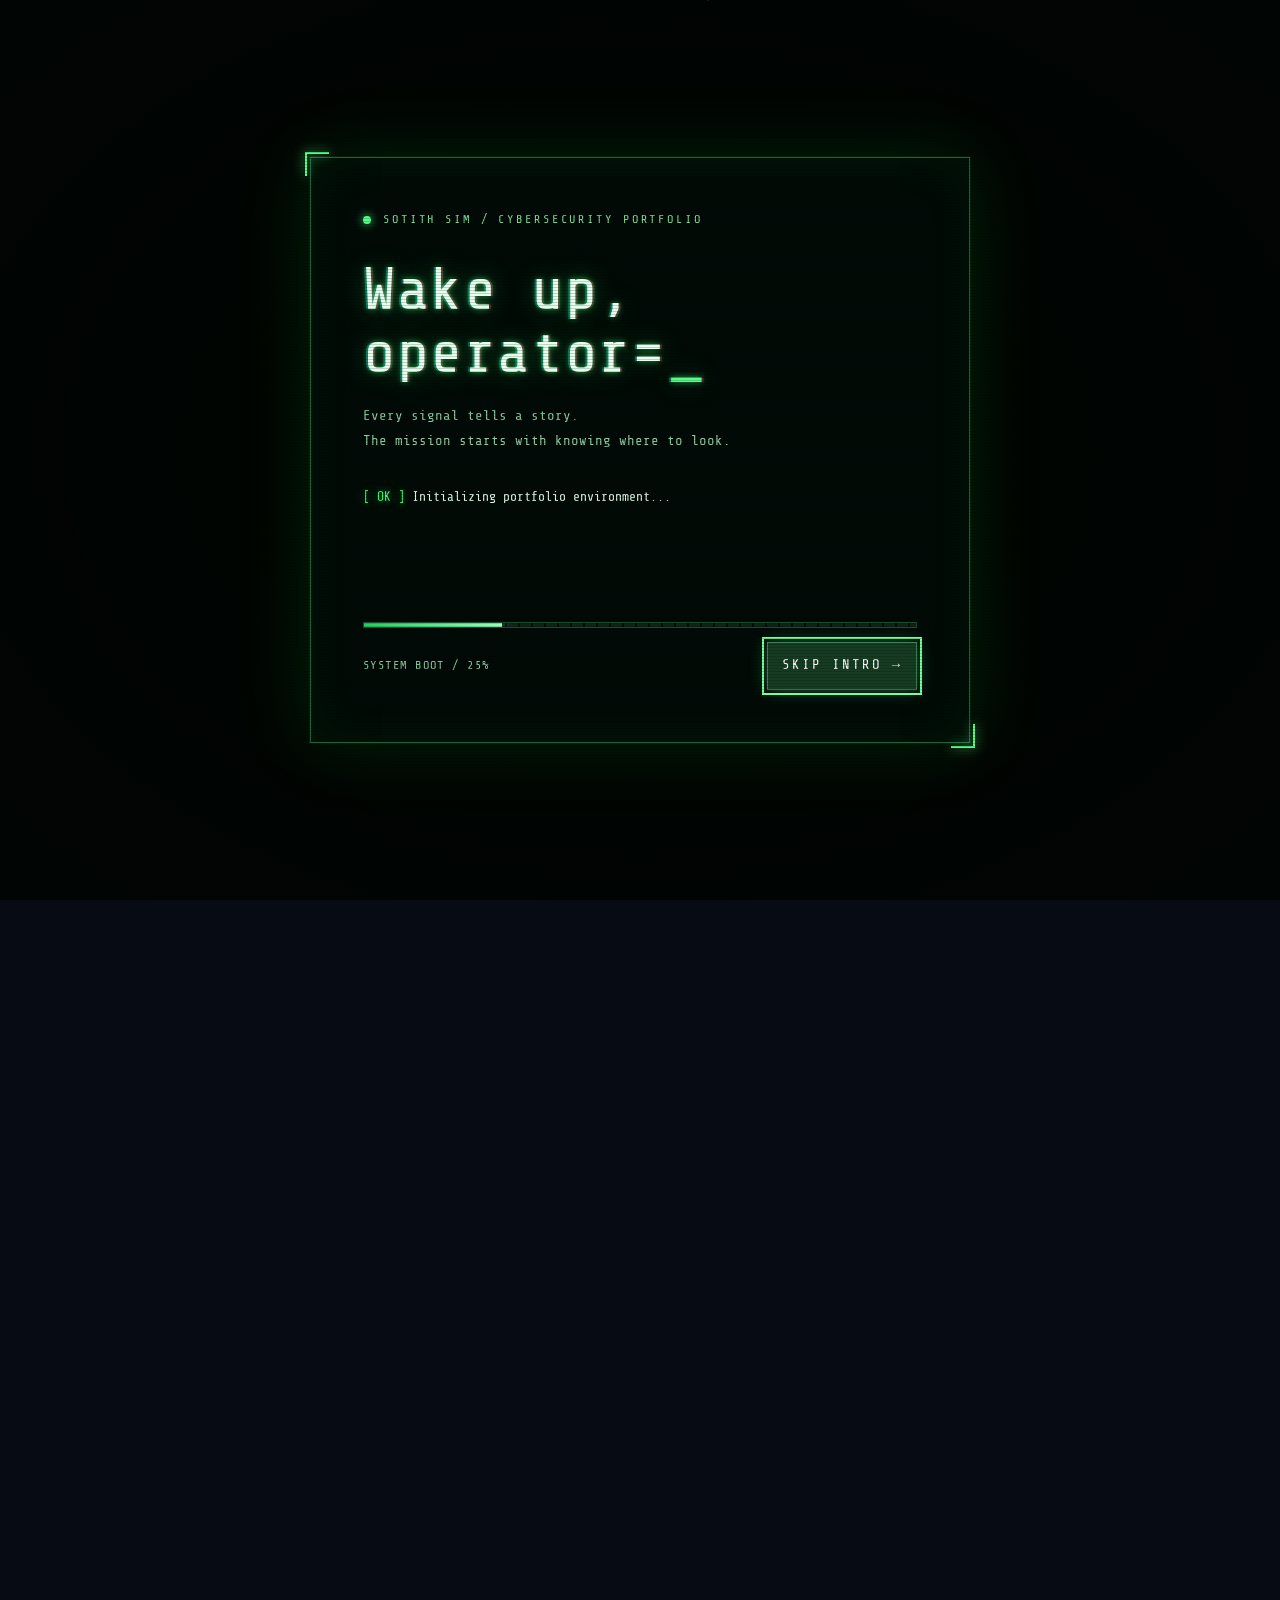
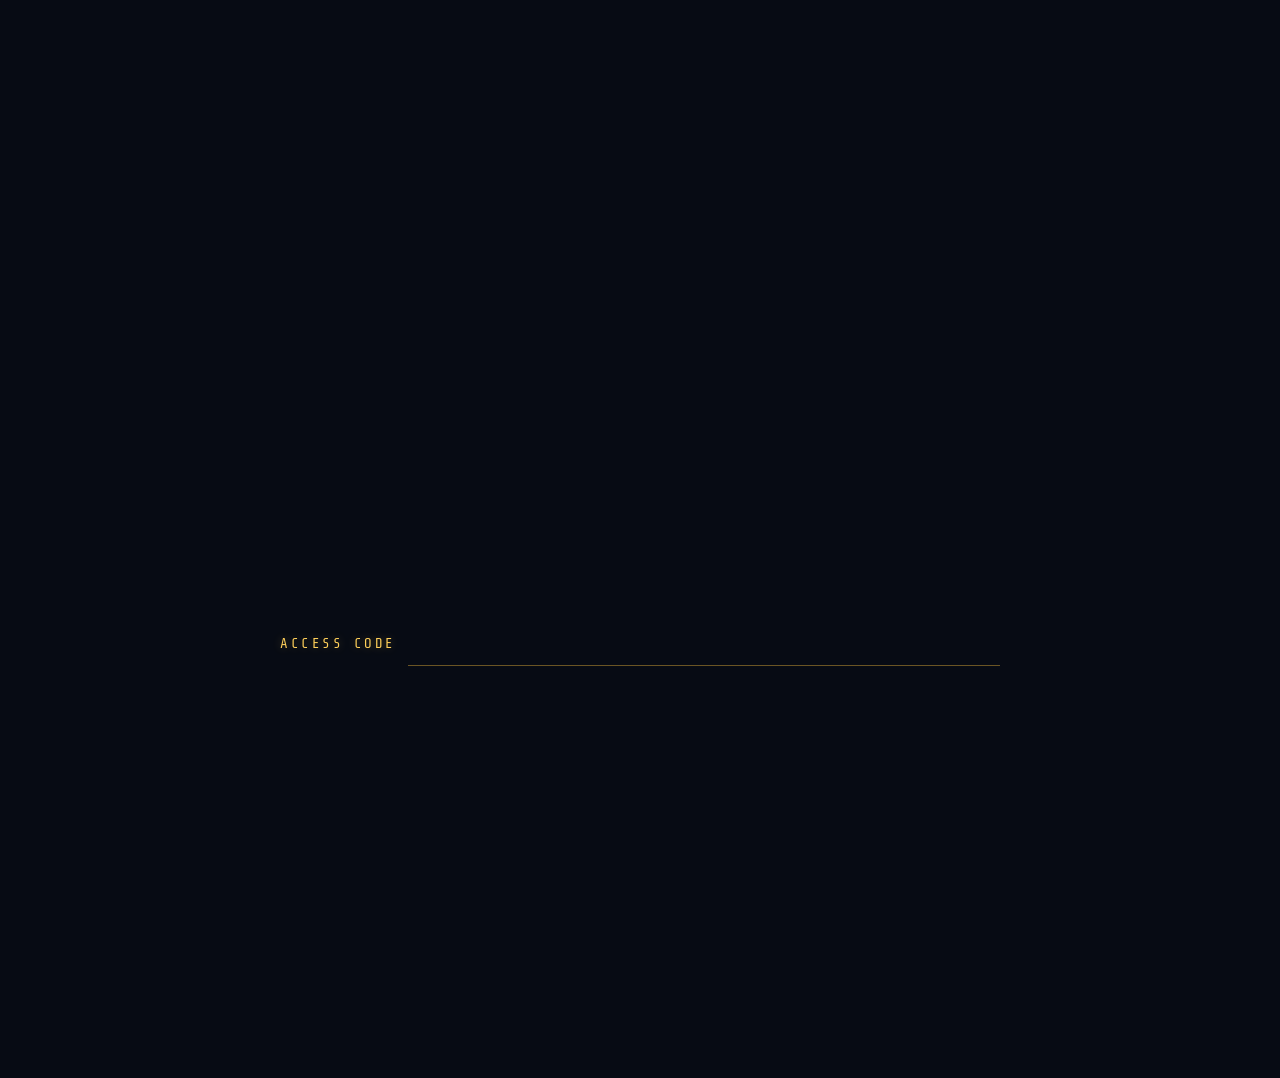
<file: index.html>
<!DOCTYPE html>
<html lang="en">
<head>
  <meta charset="UTF-8" />
  <meta name="viewport" content="width=device-width, initial-scale=1, viewport-fit=cover" />
  <title>Sotith Sim | Cybersecurity Hub</title>
  <link rel="icon" href="data:image/svg+xml,%3Csvg xmlns='http://www.w3.org/2000/svg' viewBox='0 0 32 32'%3E%3Crect width='32' height='32' rx='4' fill='%23020b07'/%3E%3Crect x='1' y='1' width='30' height='30' rx='3' fill='none' stroke='%2339ff88' stroke-width='2'/%3E%3Ctext x='16' y='23' font-family='monospace' font-size='20' font-weight='700' text-anchor='middle' fill='%2339ff88'%3ES%3C/text%3E%3C/svg%3E" />
  <style>.pill-side,.pill-rain{position:fixed;opacity:0;pointer-events:none}</style>
  <link rel="preconnect" href="https://fonts.googleapis.com" />
  <link rel="preconnect" href="https://fonts.gstatic.com" crossorigin />
  <link rel="stylesheet" href="https://fonts.googleapis.com/css2?family=Share+Tech+Mono&display=swap" />
  <link rel="stylesheet" href="style.css" />
  <link rel="stylesheet" href="zen.css" />
  <link rel="stylesheet" href="cyberpunk.css?v=20261027m" />
  <link rel="stylesheet" href="matrix-intro.css?v=20261027m" />
</head>
<body class="hub-body zen">
  <section id="matrix-intro" aria-label="Portfolio startup">
    <canvas id="matrix-rain" aria-hidden="true"></canvas>
    <div class="matrix-shade" aria-hidden="true"></div>
    <div class="matrix-panel">
      <p class="matrix-eyebrow">SOTITH SIM / CYBERSECURITY PORTFOLIO</p>
      <h2>Wake up, operator.</h2>
      <p class="matrix-subtitle">Every signal tells a story.<br>The mission starts with knowing where to look.</p>
      <div id="matrix-log" class="matrix-log" aria-hidden="true"></div>
      <div class="matrix-track" aria-hidden="true"><span id="matrix-progress"></span></div>
      <div class="matrix-bottom"><span id="matrix-status" role="status">SYSTEM BOOT / 0%</span><button id="matrix-skip" class="matrix-skip" type="button">SKIP INTRO &rarr;</button></div>
    </div>
  </section>
  <noscript><style>#matrix-intro{display:none}</style></noscript>

  <canvas id="pill-rain-l" class="pill-rain pill-rain-l" aria-hidden="true"></canvas><canvas id="pill-rain-r" class="pill-rain pill-rain-r" aria-hidden="true"></canvas>
  <a class="pill-side pill-red" href="pentest-dashboard.html" aria-label="RED PILL: Take it and see how deep the rabbit hole goes.">
    <span class="pill-tag">[ OFFENSIVE // PENTEST ]</span>
    <span class="pill-stage">
      <svg class="pill-svg" viewBox="0 0 240 120" width="240" height="120" aria-hidden="true">
        <defs>
          <linearGradient id="prg" x1="0" y1="0" x2="0" y2="1"><stop offset="0" stop-color="#ff3355"/><stop offset=".55" stop-color="#8a0018"/><stop offset="1" stop-color="#05060a"/></linearGradient>
          <linearGradient id="prd" x1="0" y1="0" x2="0" y2="1"><stop offset="0" stop-color="#1c2a22"/><stop offset="1" stop-color="#030806"/></linearGradient>
          <pattern id="prs" width="4" height="4" patternUnits="userSpaceOnUse"><rect width="4" height="1.2" fill="#000" opacity=".35"/></pattern>
          <clipPath id="prc"><rect x="24" y="28" width="192" height="64" rx="32"/></clipPath>
        </defs>
        <g clip-path="url(#prc)">
          <rect x="24" y="28" width="96" height="64" fill="url(#prd)"/>
          <rect x="120" y="28" width="96" height="64" fill="url(#prg)"/>
          <g class="pill-code" font-family="monospace" font-size="9" fill="#33ff88" opacity=".85">
            <text x="30" y="44">01101 ア ネ</text><text x="30" y="58">1 0 ハ 1 0 ス</text><text x="30" y="72">ト 0110 ナ</text><text x="30" y="86">1001 ニ 01</text>
          </g>
          <rect x="24" y="28" width="192" height="64" fill="url(#prs)"/>
          <rect x="34" y="34" width="172" height="8" rx="4" fill="#fff" opacity=".35"/>
          <rect x="118" y="28" width="3" height="64" fill="#000" opacity=".8"/>
          <rect class="pill-scan" x="24" y="28" width="192" height="6" fill="#fff" opacity=".35"/>
        </g>
        <rect x="24" y="28" width="192" height="64" rx="32" fill="none" stroke="#ff2a4d" stroke-width="2.5"/>
        <rect x="24" y="28" width="192" height="64" rx="32" fill="none" stroke="#fff" stroke-opacity=".5" stroke-width=".6"/>
        <path d="M8 16 H28 M8 16 V36 M232 104 H212 M232 104 V84" stroke="#ff2a4d" stroke-width="2" fill="none"/>
      </svg>
    </span>
    <span class="pill-label" data-text="RED PILL">RED PILL</span>
    <span class="pill-sub">Take it and see how deep the rabbit hole goes.</span>
    <span class="pill-quote">&gt; You stay in Wonderland, and I show you how far it goes.<i class="pill-caret">_</i></span>
  </a>
  <a class="pill-side pill-blue" href="soc-dashboard.html" aria-label="BLUE PILL: Take it and stay in the SOC. Protect the system.">
    <span class="pill-tag">[ DEFENSIVE // SOC ]</span>
    <span class="pill-stage">
      <svg class="pill-svg" viewBox="0 0 240 120" width="240" height="120" aria-hidden="true">
        <defs>
          <linearGradient id="pbg" x1="0" y1="0" x2="0" y2="1"><stop offset="0" stop-color="#3fa9ff"/><stop offset=".55" stop-color="#0b2f8c"/><stop offset="1" stop-color="#05060a"/></linearGradient>
          <linearGradient id="pbd" x1="0" y1="0" x2="0" y2="1"><stop offset="0" stop-color="#1c2a22"/><stop offset="1" stop-color="#030806"/></linearGradient>
          <pattern id="pbs" width="4" height="4" patternUnits="userSpaceOnUse"><rect width="4" height="1.2" fill="#000" opacity=".35"/></pattern>
          <clipPath id="pbc"><rect x="24" y="28" width="192" height="64" rx="32"/></clipPath>
        </defs>
        <g clip-path="url(#pbc)">
          <rect x="24" y="28" width="96" height="64" fill="url(#pbd)"/>
          <rect x="120" y="28" width="96" height="64" fill="url(#pbg)"/>
          <g class="pill-code" font-family="monospace" font-size="9" fill="#33ff88" opacity=".85">
            <text x="30" y="44">01101 ア ネ</text><text x="30" y="58">1 0 ハ 1 0 ス</text><text x="30" y="72">ト 0110 ナ</text><text x="30" y="86">1001 ニ 01</text>
          </g>
          <rect x="24" y="28" width="192" height="64" fill="url(#pbs)"/>
          <rect x="34" y="34" width="172" height="8" rx="4" fill="#fff" opacity=".35"/>
          <rect x="118" y="28" width="3" height="64" fill="#000" opacity=".8"/>
          <rect class="pill-scan" x="24" y="28" width="192" height="6" fill="#fff" opacity=".35"/>
        </g>
        <rect x="24" y="28" width="192" height="64" rx="32" fill="none" stroke="#2ea0ff" stroke-width="2.5"/>
        <rect x="24" y="28" width="192" height="64" rx="32" fill="none" stroke="#fff" stroke-opacity=".5" stroke-width=".6"/>
        <path d="M8 16 H28 M8 16 V36 M232 104 H212 M232 104 V84" stroke="#2ea0ff" stroke-width="2" fill="none"/>
      </svg>
    </span>
    <span class="pill-label" data-text="BLUE PILL">BLUE PILL</span>
    <span class="pill-sub">Take it and stay in the SOC. Protect the system.</span>
    <span class="pill-quote">&gt; The story ends. You wake up and defend the network.<i class="pill-caret">_</i></span>
  </a>
  <script src="pills.js?v=20261027m" defer></script>

  <main class="hub-main">

    <figure class="night-banner" aria-label="Illustration: an analyst working late at a rainy neon window">
      <img src="night-shift.svg" alt="Cyberpunk illustration of a SOC analyst seen from behind, working at holographic monitors with threat alerts, a world map and a terminal, with a neon city outside the window" width="1280" height="720" decoding="async" fetchpriority="high" />
      <figcaption><span>NIGHT SHIFT</span> / SOC ANALYST ONLINE</figcaption>
    </figure>

    <div class="hub-header">
      <div class="logo">CYBERSEC</div>
      <h1 class="hub-title">SELECT DASHBOARD</h1>
      <p class="hub-tagline"><b>Sotith Sim</b><span class="sep">/</span>SOC Analyst<span class="sep">/</span>Army Veteran<span class="sep">/</span>Cybersecurity</p>
    </div>

    <section class="pill-choose" aria-label="Choose your pill">
      <p class="pill-choose-title">CHOOSE YOUR PILL</p>
      <div class="pill-choose-grid">
        <a class="pill-card pill-card-red" href="pentest-dashboard.html" aria-label="Red pill, offensive: open the pentest dashboard">
          <span class="pc-tag">[ OFFENSIVE ]</span>
          <span class="pc-capsule" aria-hidden="true"><i class="pc-dark">01ア10</i><i class="pc-lit"></i></span>
          <span class="pc-label">RED PILL</span>
          <span class="pc-sub">Pentest dashboard</span>
        </a>
        <a class="pill-card pill-card-blue" href="soc-dashboard.html" aria-label="Blue pill, defensive: open the SOC dashboard">
          <span class="pc-tag">[ DEFENSIVE ]</span>
          <span class="pc-capsule" aria-hidden="true"><i class="pc-dark">10ネ01</i><i class="pc-lit"></i></span>
          <span class="pc-label">BLUE PILL</span>
          <span class="pc-sub">SOC dashboard</span>
        </a>
      </div>
    </section>

    <div class="hub-terminal">
      <div class="terminal-header">
        <span class="terminal-title">BOOT SEQUENCE</span>
        <span class="terminal-dot red"></span>
        <span class="terminal-dot yellow"></span>
        <span class="terminal-dot green"></span>
      </div>
      <div class="terminal-body">
        <div id="terminal-output" role="log" aria-label="Hub terminal output" aria-live="off"></div>
        <form id="hub-prompt" class="hub-prompt" hidden>
          <label for="hub-command">sotith@hub:~$</label>
          <input id="hub-command" name="command" autocomplete="off" spellcheck="false" aria-label="Hub command" placeholder="Try soc, pentest, iam, compliance, or help" autocapitalize="off" />
        </form>
        <span class="terminal-cursor" id="boot-cursor">█</span>
      </div>
    </div>

    <div class="hub-grid" id="hub-grid"></div>

    <section class="iam-section" id="iam">
      <h2 class="section-title">IAM TOOLS</h2>
      <div class="hub-grid" id="iam-grid"></div>
    </section>

    <section class="iam-section" id="reg-support">
      <h2 class="section-title">ASSOCIATE: REGULATORY SUPPORT</h2>
      <div id="reg-lock"><form id="reg-form" class="hub-prompt reg-lock">
        <label for="reg-code">ACCESS CODE</label>
        <input id="reg-code" type="password" autocomplete="off" spellcheck="false" aria-label="Access code" />
        <span id="reg-msg" class="reg-msg" role="alert"></span>
      </form></div>
      <div id="reg-content" hidden>
        <div class="hub-grid" id="reg-grid"></div>
      </div>
    </section>

    <section class="iam-section" id="compliance">
      <h2 class="section-title">COMPLIANCE</h2>
      <div class="hub-grid" id="compliance-grid"></div>
    </section>

    <div class="hub-footer">
      <a href="https://github.com/sotithsim4-art" target="_blank">GitHub</a>
      <a href="https://tryhackme.com/p/sotithsim4" target="_blank">TryHackMe</a>
    </div>

  </main>

  <script src="theme.js?v=20261027m"></script>
  <script src="matrix-intro.js?v=20261027m"></script>
  <script src="dashboards.js?v=20261027m"></script>
  <script>
    renderHub();
    renderIam();
    initRegSupport();
    renderCompliance();

    const lines = bootSequenceLines();
    const output = document.getElementById("terminal-output");
    let lineIndex = 0;
    let charIndex = 0;
    let completedHTML = "";

    function type() {
      if (lineIndex >= lines.length) {
        startShell();
        return;
      }
      const line = lines[lineIndex];
      if (charIndex < line.length) {
        charIndex++;
        output.innerHTML = completedHTML + line.substring(0, charIndex);
        setTimeout(type, 12);
      } else {
        completedHTML += line + "<br/>";
        output.innerHTML = completedHTML;
        charIndex = 0;
        lineIndex++;
        setTimeout(type, 400);
      }
    }

    function appendLine(text, className) {
      const row = document.createElement("div");
      row.className = className;
      row.textContent = text;
      output.appendChild(row);
    }

    function startShell() {
      const form = document.getElementById("hub-prompt");
      const input = document.getElementById("hub-command");
      const title = document.querySelector(".hub-terminal .terminal-title");
      const history = [];
      let historyIndex = 0;

      document.getElementById("boot-cursor").hidden = true;
      form.hidden = false;
      title.textContent = "HUB SHELL";
      input.focus({ preventScroll: true });

      input.addEventListener("keydown", (event) => {
        if (event.key !== "ArrowUp" && event.key !== "ArrowDown") return;
        event.preventDefault();
        if (event.key === "ArrowUp" && historyIndex > 0) {
          historyIndex -= 1;
          input.value = history[historyIndex];
        }
        if (event.key === "ArrowDown") {
          if (historyIndex < history.length - 1) {
            historyIndex += 1;
            input.value = history[historyIndex];
          } else {
            historyIndex = history.length;
            input.value = "";
          }
        }
      });

      form.addEventListener("submit", (event) => {
        event.preventDefault();
        const raw = input.value;
        input.value = "";
        const result = runHubCommand(raw);
        if (result.clear) {
          output.innerHTML = "";
          completedHTML = "";
          return;
        }
        if (raw.trim() === "") return;
        history.push(raw);
        historyIndex = history.length;
        appendLine("sotith@hub:~$ " + raw.trim(), "terminal-line-cmd");
        result.lines.forEach((line) => appendLine(line, "terminal-line-out"));
        if (result.navigate) {
          window.setTimeout(() => {
            window.location.href = result.navigate;
          }, 280);
        }
        if (result.anchor) {
          document.getElementById(result.anchor).scrollIntoView({ behavior: "smooth" });
        }
      });
    }

    window.addEventListener("matrix:ready", () => setTimeout(type, 300), { once: true });
  </script>

</body>
</html>
</file>
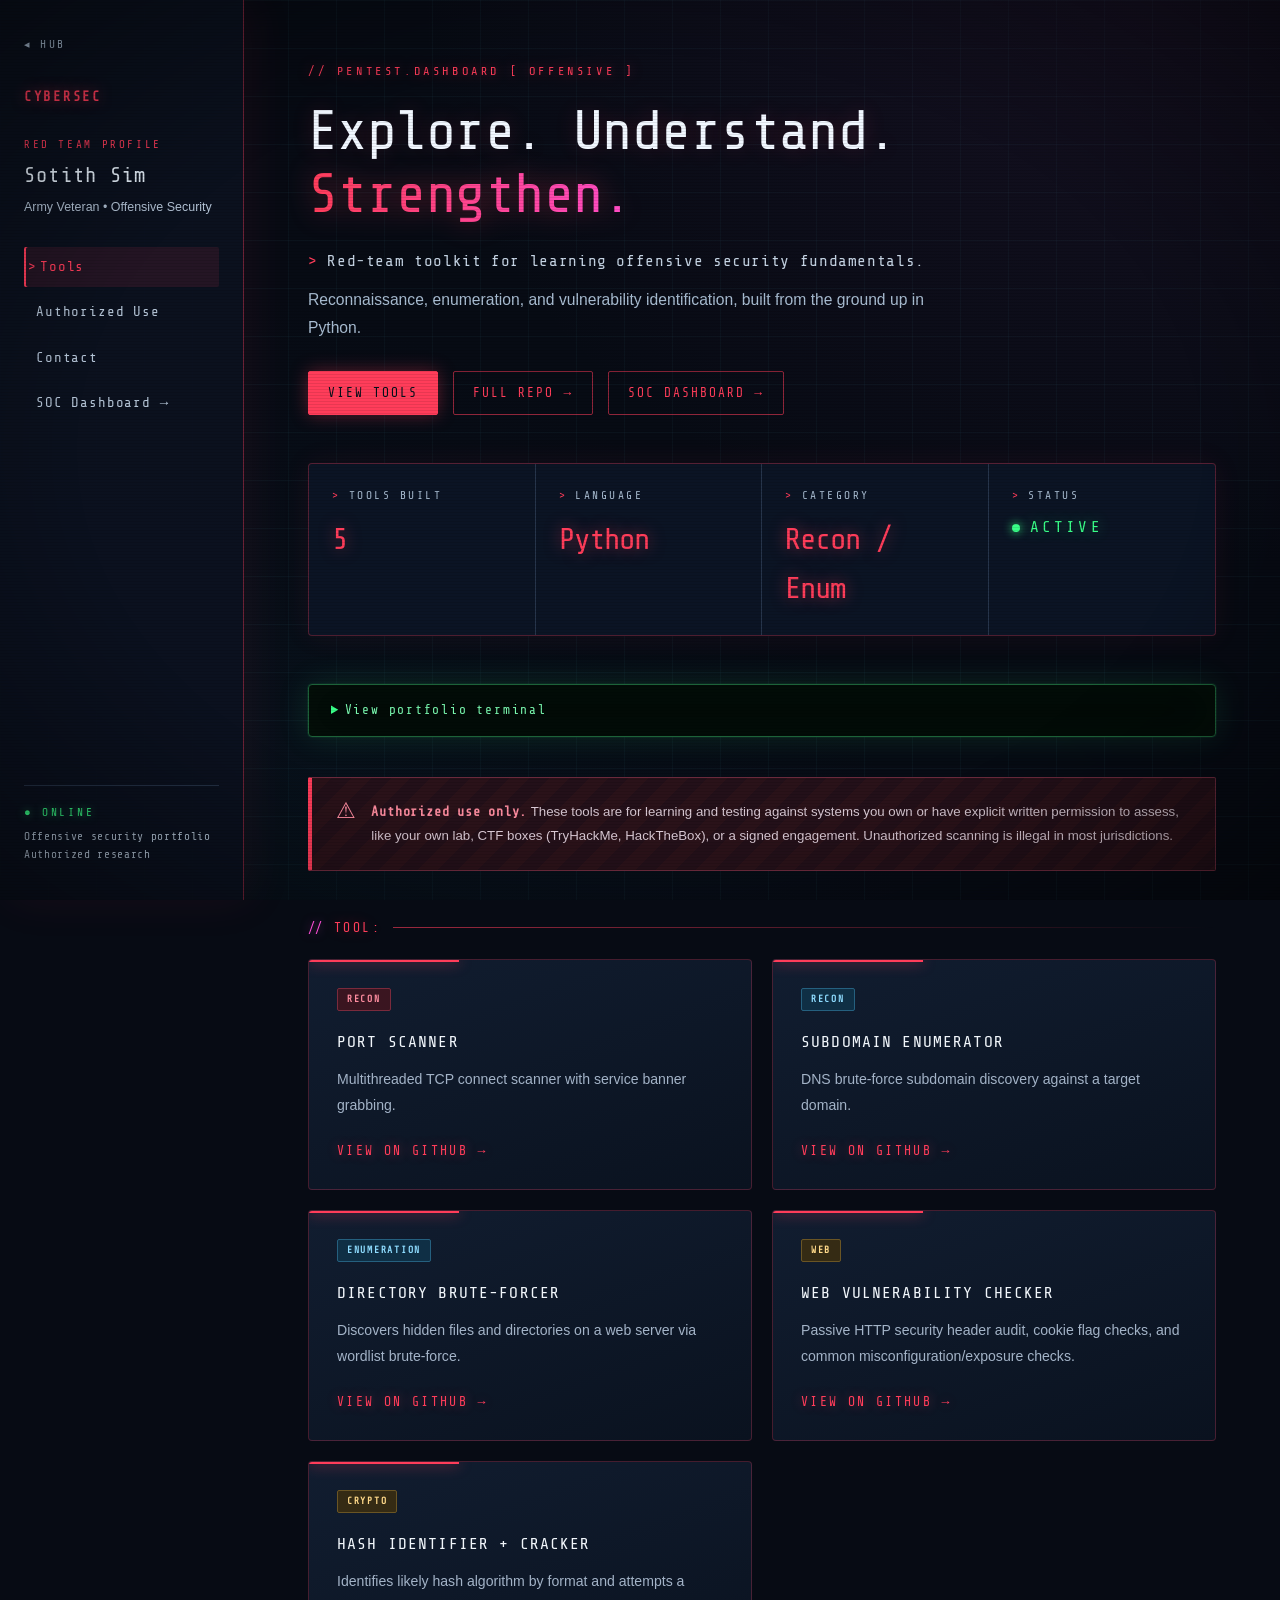
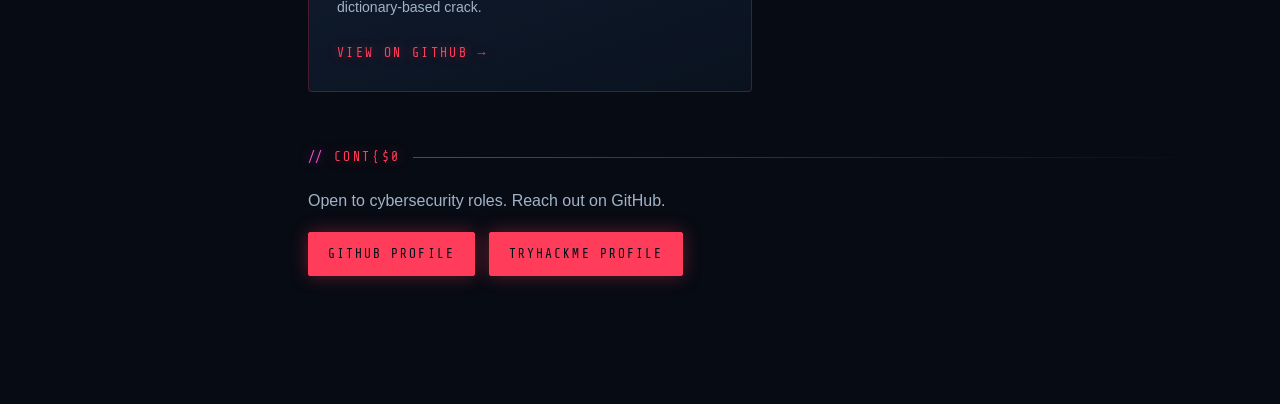
<file: pentest-dashboard.html>
<!DOCTYPE html>
<html lang="en">
<head>
  <meta charset="UTF-8" />
  <meta name="viewport" content="width=device-width, initial-scale=1, viewport-fit=cover" />
  <title>Pentest Dashboard | Sotith Sim</title>
  <link rel="icon" href="data:image/svg+xml,%3Csvg xmlns='http://www.w3.org/2000/svg' viewBox='0 0 32 32'%3E%3Crect width='32' height='32' rx='4' fill='%23020b07'/%3E%3Crect x='1' y='1' width='30' height='30' rx='3' fill='none' stroke='%2339ff88' stroke-width='2'/%3E%3Ctext x='16' y='23' font-family='monospace' font-size='20' font-weight='700' text-anchor='middle' fill='%2339ff88'%3ES%3C/text%3E%3C/svg%3E" />
  <link rel="preconnect" href="https://fonts.googleapis.com" />
  <link rel="preconnect" href="https://fonts.gstatic.com" crossorigin />
  <link rel="stylesheet" href="https://fonts.googleapis.com/css2?family=Share+Tech+Mono&display=swap" />
  <link rel="stylesheet" href="style.css" />
  <link rel="stylesheet" href="zen.css" />
  <link rel="stylesheet" href="cyberpunk.css?v=20261027m" />
</head>
<body class="zen theme-pen">

  <aside class="sidebar">
    <a href="index.html" class="hub-link">◂ HUB</a>
    <div class="logo">CYBERSEC</div>
    <div class="profile-card">
      <div class="profile-label">RED TEAM PROFILE</div>
      <div class="profile-name">Sotith Sim</div>
      <div class="profile-tags">Army Veteran • Offensive Security</div>
    </div>
    <nav>
      <a href="#tools">Tools</a>
      <a href="#ethics">Authorized Use</a>
      <a href="#contact">Contact</a>
      <a href="soc-dashboard.html">SOC Dashboard →</a>
    </nav>
    <div class="system-status critical">
      Offensive security portfolio<br/>Authorized research
    </div>
  </aside>

  <main class="main">

    <header class="hero">
      <h1>Explore. Understand.<br/><span>Strengthen.</span></h1>
      <p class="tagline">Red-team toolkit for learning offensive security fundamentals.</p>
      <p class="bio">Reconnaissance, enumeration, and vulnerability identification, built from the ground up in Python.</p>
      <a href="#tools" class="btn">View Tools</a>
      <a href="https://github.com/sotithsim4-art/pentest-toolkit" target="_blank" rel="noopener" class="btn btn-outline">Full Repo →</a>
      <a href="soc-dashboard.html" class="btn btn-outline">SOC Dashboard →</a>
    </header>

    <section class="stats">
      <div class="stat-card">
        <div class="stat-label">Tools Built</div>
        <div class="stat-value">5</div>
      </div>
      <div class="stat-card">
        <div class="stat-label">Language</div>
        <div class="stat-value">Python</div>
      </div>
      <div class="stat-card">
        <div class="stat-label">Category</div>
        <div class="stat-value">Recon / Enum</div>
      </div>
      <div class="stat-card">
        <div class="stat-label">Status</div>
        <div class="stat-value green">ACTIVE</div>
      </div>
    </section>

    <details class="terminal-section terminal-details">
      <summary>View portfolio terminal</summary>
      <div class="terminal-header">
        <span class="terminal-title">RED TEAM TERMINAL</span>
        <span class="terminal-dot red"></span>
        <span class="terminal-dot yellow"></span>
        <span class="terminal-dot green"></span>
      </div>
      <div class="terminal-body">
        <div id="terminal-output"></div>
        <span class="terminal-cursor">█</span>
      </div>
    </details>

    <section id="ethics" class="ethics-banner">
      <div class="ethics-icon">⚠</div>
      <div>
        <strong>Authorized use only.</strong> These tools are for learning and testing against systems you own or
        have explicit written permission to assess, like your own lab, CTF boxes (TryHackMe, HackTheBox), or a signed
        engagement. Unauthorized scanning is illegal in most jurisdictions.
      </div>
    </section>

    <section id="tools" class="section">
      <h2 class="section-title">TOOLS</h2>
      <div class="projects-grid">

        <div class="project-card">
          <div class="project-tag critical">RECON</div>
          <h3>Port Scanner</h3>
          <p>Multithreaded TCP connect scanner with service banner grabbing.</p>
          <a href="https://github.com/sotithsim4-art/pentest-toolkit/blob/master/tools/port_scanner.py" target="_blank" rel="noopener" class="project-link">View on GitHub →</a>
        </div>

        <div class="project-card">
          <div class="project-tag high">RECON</div>
          <h3>Subdomain Enumerator</h3>
          <p>DNS brute-force subdomain discovery against a target domain.</p>
          <a href="https://github.com/sotithsim4-art/pentest-toolkit/blob/master/tools/subdomain_enum.py" target="_blank" rel="noopener" class="project-link">View on GitHub →</a>
        </div>

        <div class="project-card">
          <div class="project-tag high">ENUMERATION</div>
          <h3>Directory Brute-forcer</h3>
          <p>Discovers hidden files and directories on a web server via wordlist brute-force.</p>
          <a href="https://github.com/sotithsim4-art/pentest-toolkit/blob/master/tools/dir_bruteforce.py" target="_blank" rel="noopener" class="project-link">View on GitHub →</a>
        </div>

        <div class="project-card">
          <div class="project-tag medium">WEB</div>
          <h3>Web Vulnerability Checker</h3>
          <p>Passive HTTP security header audit, cookie flag checks, and common misconfiguration/exposure checks.</p>
          <a href="https://github.com/sotithsim4-art/pentest-toolkit/blob/master/tools/web_vuln_checker.py" target="_blank" rel="noopener" class="project-link">View on GitHub →</a>
        </div>

        <div class="project-card">
          <div class="project-tag medium">CRYPTO</div>
          <h3>Hash Identifier + Cracker</h3>
          <p>Identifies likely hash algorithm by format and attempts a dictionary-based crack.</p>
          <a href="https://github.com/sotithsim4-art/pentest-toolkit/blob/master/tools/hash_id_crack.py" target="_blank" rel="noopener" class="project-link">View on GitHub →</a>
        </div>

      </div>
    </section>

    <section id="contact" class="section">
      <h2 class="section-title">CONTACT</h2>
      <p style="color: var(--text-dim);">Open to cybersecurity roles. Reach out on GitHub.</p>
      <a href="https://github.com/sotithsim4-art" target="_blank" rel="noopener" class="btn">GitHub Profile</a>
      <a href="https://tryhackme.com/p/sotithsim4" target="_blank" rel="noopener" class="btn">TryHackMe Profile</a>
    </section>

  </main>

  <script>
    const lines = [
      "sotith@redteam:~$ whoami",
      "sotith-sim -- Offensive Security | Army Veteran",
      "sotith@redteam:~$ ls tools/",
      "port_scanner.py  subdomain_enum.py  dir_bruteforce.py  web_vuln_checker.py  hash_id_crack.py",
      "sotith@redteam:~$ python3 port_scanner.py -t scanme.nmap.org -p 1-1024",
      "Scanning scanme.nmap.org...",
      "22/tcp   open   ssh",
      "80/tcp   open   http",
      "sotith@redteam:~$ status",
      "Authorized targets only. Ready to engage.",
    ];

    const output = document.getElementById("terminal-output");
    let lineIndex = 0;
    let charIndex = 0;
    let completedHTML = "";

    function type() {
      if (lineIndex >= lines.length) return;
      const line = lines[lineIndex];
      if (charIndex < line.length) {
        charIndex++;
        output.innerHTML = completedHTML + line.substring(0, charIndex);
        setTimeout(type, 35);
      } else {
        completedHTML += line + "<br/>";
        output.innerHTML = completedHTML;
        charIndex = 0;
        lineIndex++;
        setTimeout(type, 500);
      }
    }

    setTimeout(type, 800);
  </script>

  <script src="theme.js?v=20261027m"></script>
</body>
</html>
</file>
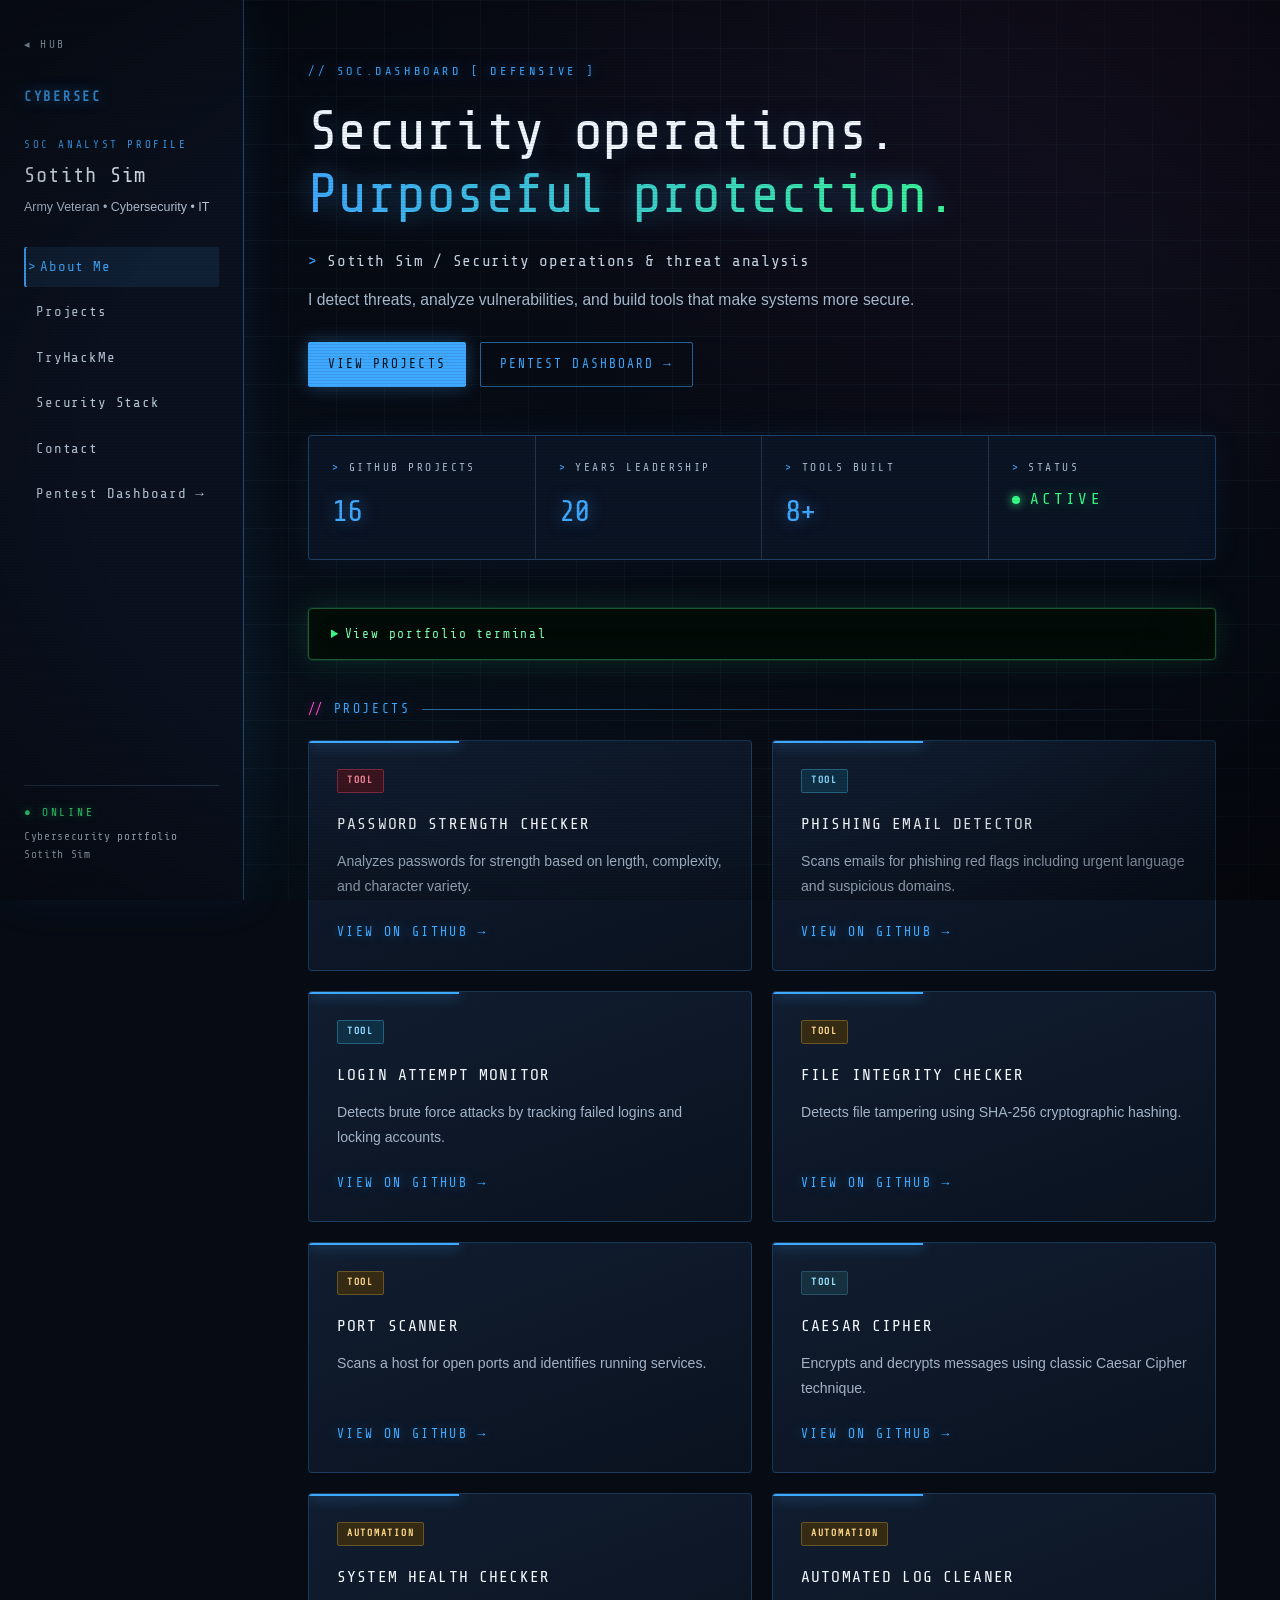
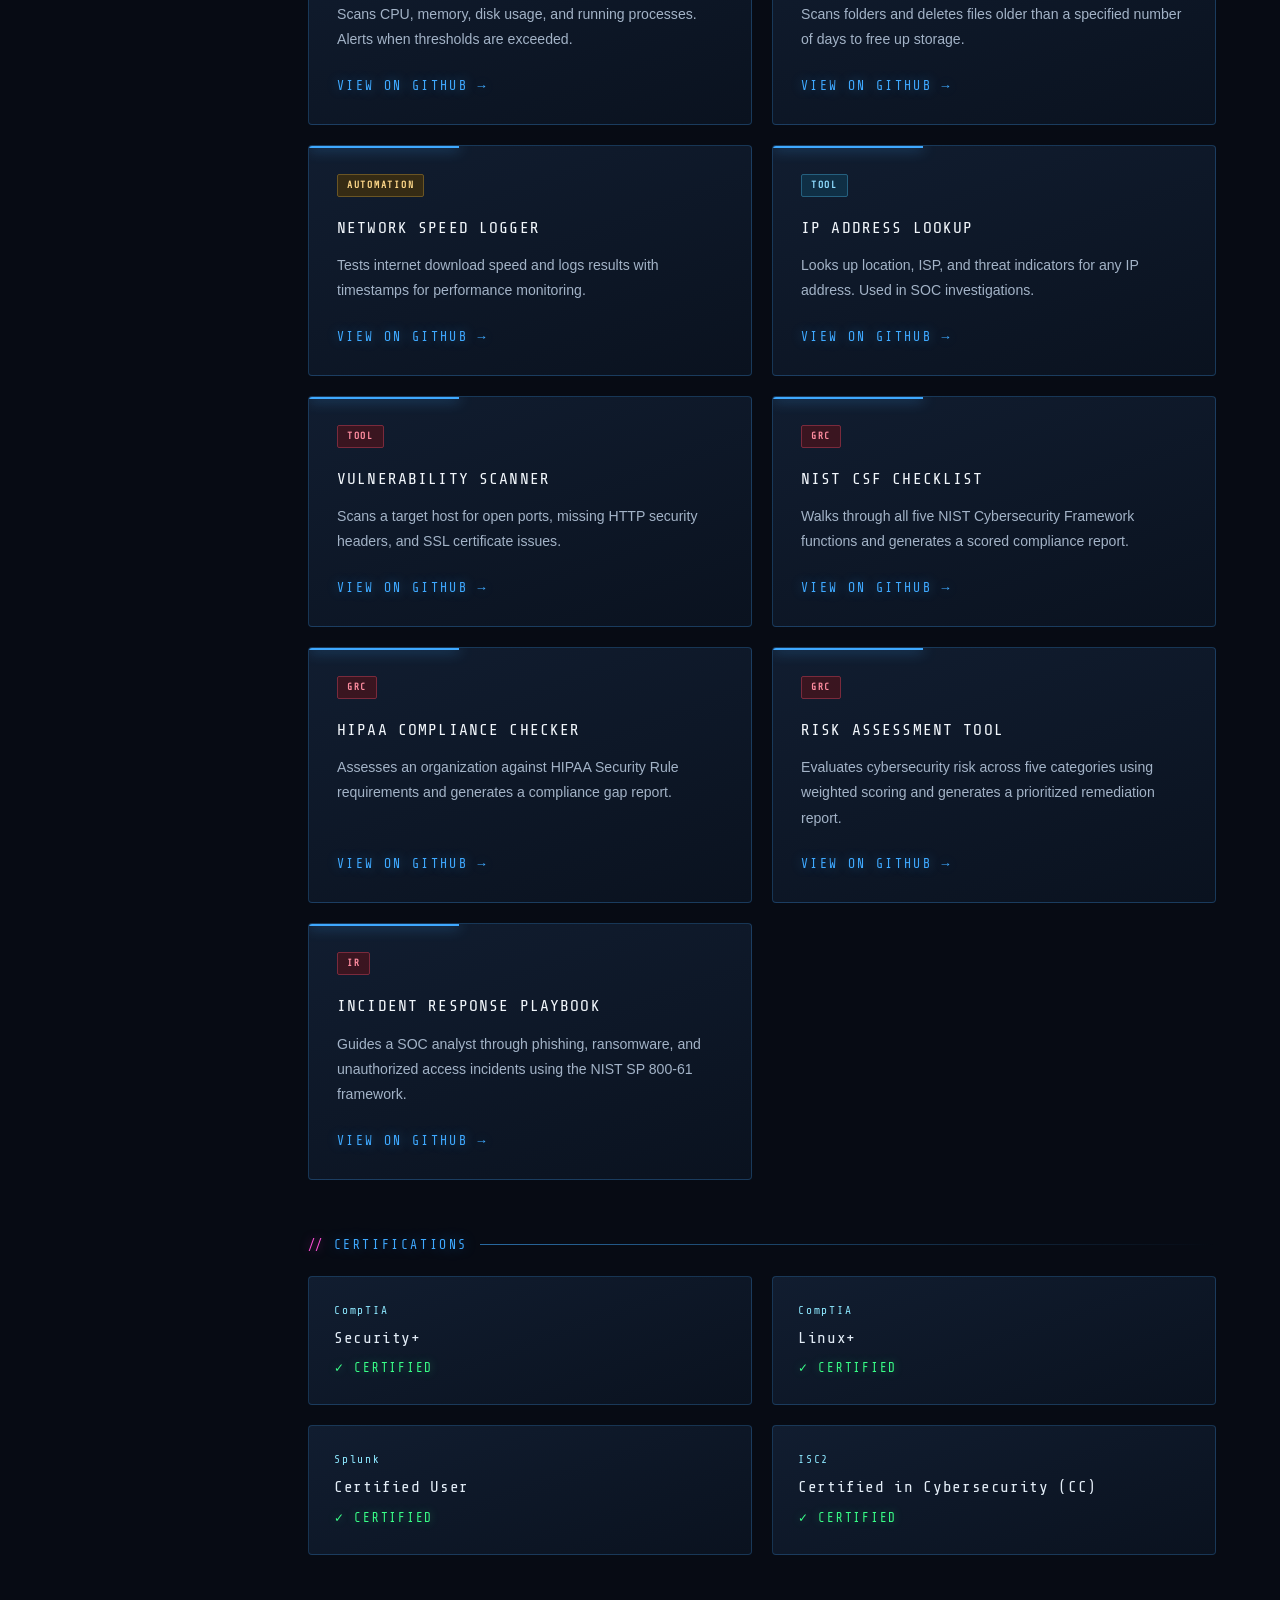
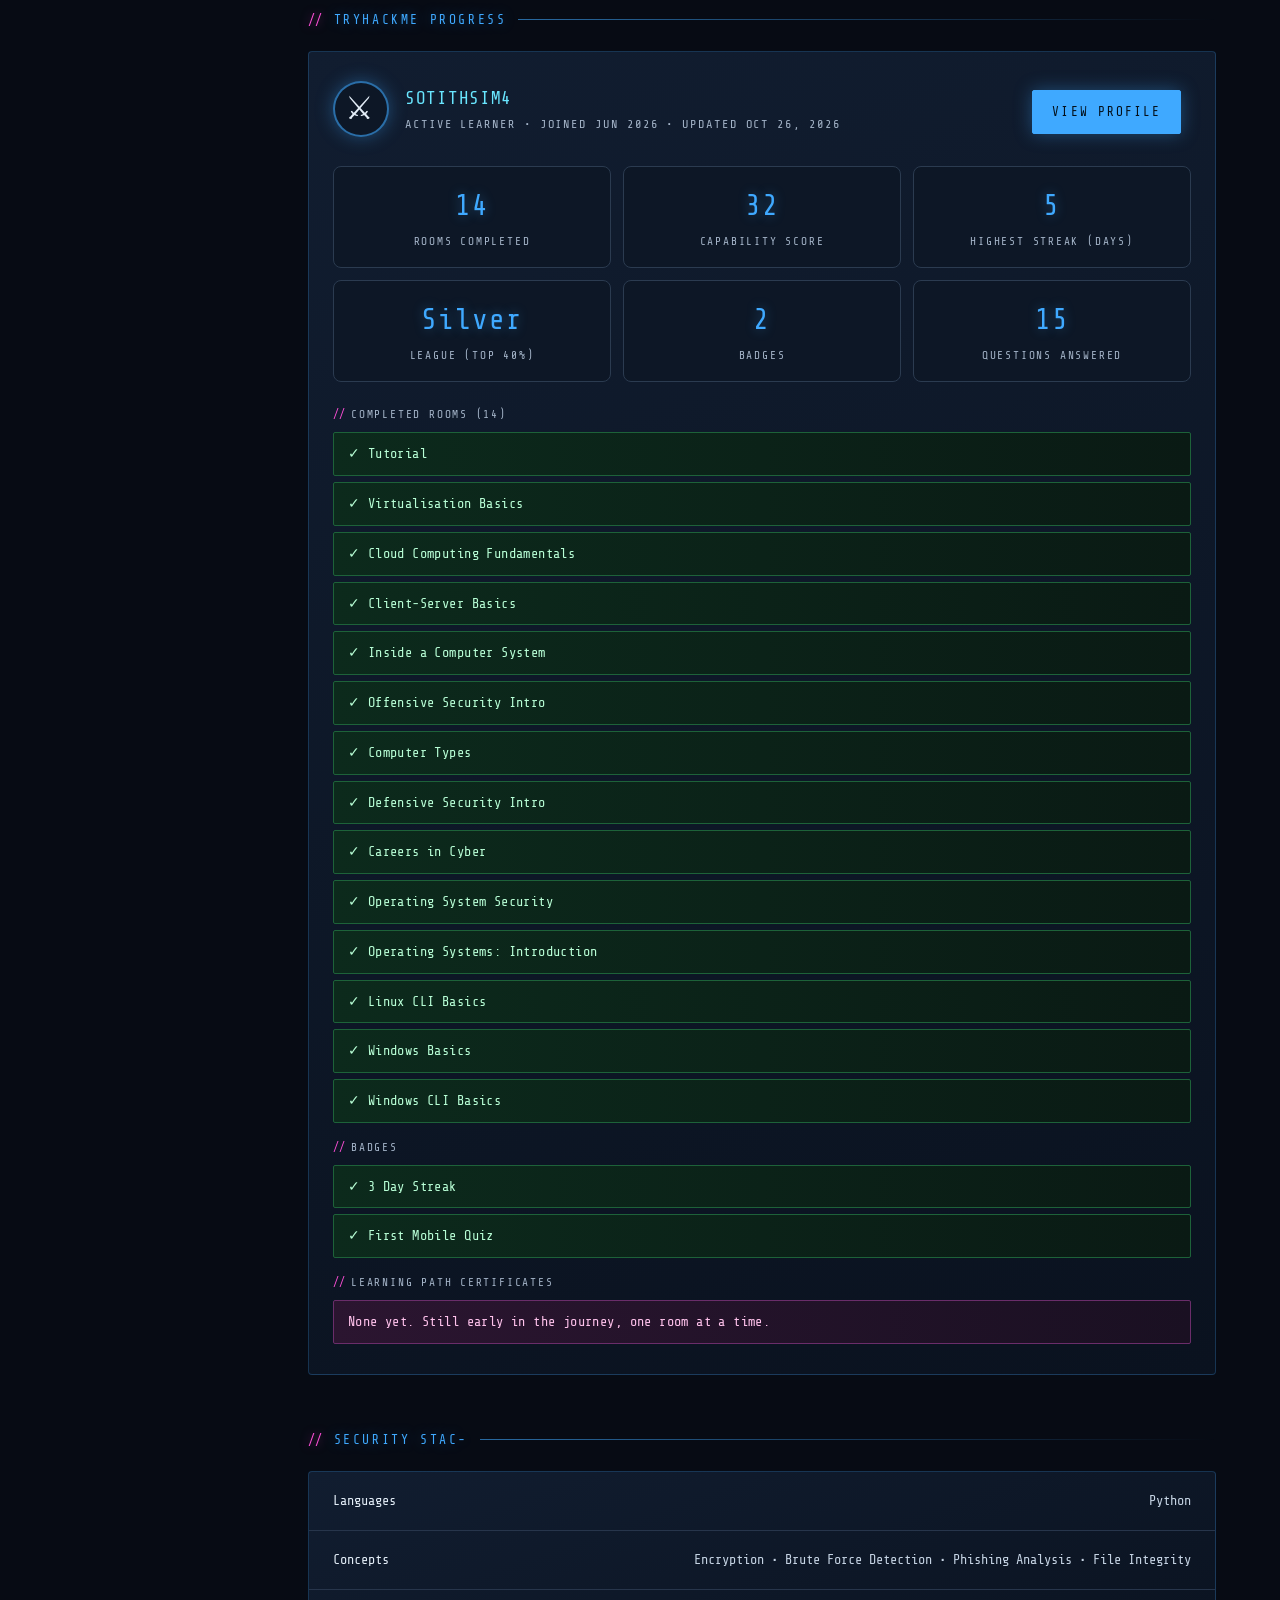
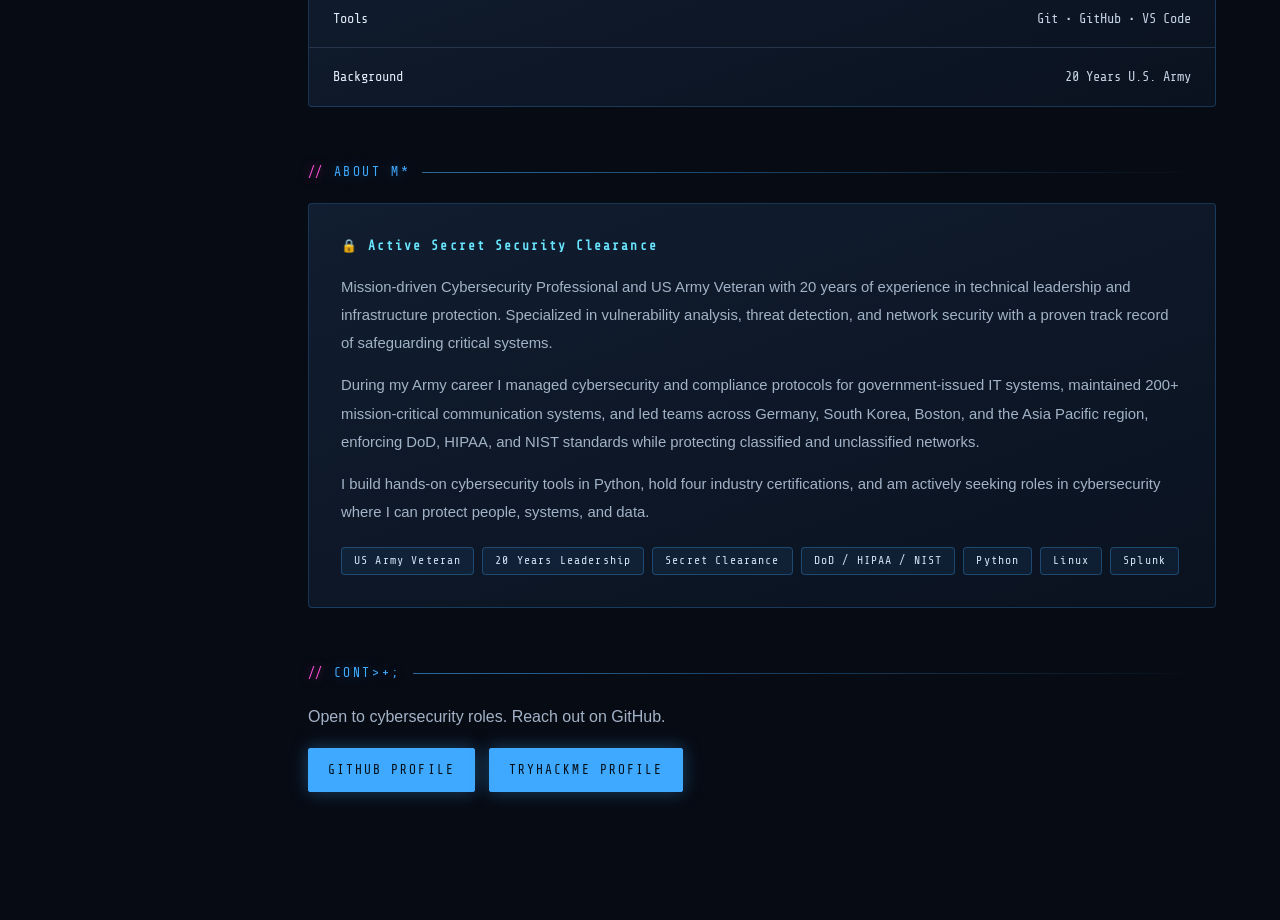
<file: soc-dashboard.html>
<!DOCTYPE html>
<html lang="en">
<head>
  <meta charset="UTF-8" />
  <meta name="viewport" content="width=device-width, initial-scale=1, viewport-fit=cover" />
  <title>SOC Portfolio | Sotith Sim</title>
  <link rel="icon" href="data:image/svg+xml,%3Csvg xmlns='http://www.w3.org/2000/svg' viewBox='0 0 32 32'%3E%3Crect width='32' height='32' rx='4' fill='%23020b07'/%3E%3Crect x='1' y='1' width='30' height='30' rx='3' fill='none' stroke='%2339ff88' stroke-width='2'/%3E%3Ctext x='16' y='23' font-family='monospace' font-size='20' font-weight='700' text-anchor='middle' fill='%2339ff88'%3ES%3C/text%3E%3C/svg%3E" />
  <link rel="preconnect" href="https://fonts.googleapis.com" />
  <link rel="preconnect" href="https://fonts.gstatic.com" crossorigin />
  <link rel="stylesheet" href="https://fonts.googleapis.com/css2?family=Share+Tech+Mono&display=swap" />
  <link rel="stylesheet" href="style.css" />
  <link rel="stylesheet" href="zen.css" />
  <link rel="stylesheet" href="cyberpunk.css?v=20261027m" />
</head>
<body class="zen theme-soc">

  <aside class="sidebar">
    <a href="index.html" class="hub-link">◂ HUB</a>
    <div class="logo">CYBERSEC</div>
    <div class="profile-card">
      <div class="profile-label">SOC ANALYST PROFILE</div>
      <div class="profile-name">Sotith Sim</div>
      <div class="profile-tags">Army Veteran • Cybersecurity • IT</div>
    </div>
    <nav>
      <a href="#about">About Me</a>
      <a href="#projects">Projects</a>
      <a href="#tryhackme">TryHackMe</a>
      <a href="#skills">Security Stack</a>
      <a href="#contact">Contact</a>
      <a href="pentest-dashboard.html">Pentest Dashboard →</a>
    </nav>
    <div class="system-status">
      Cybersecurity portfolio<br/>Sotith Sim
    </div>
  </aside>

  <main class="main">

    <header class="hero">
      <h1>Security operations.<br/><span>Purposeful protection.</span></h1>
      <p class="tagline">Sotith Sim / Security operations & threat analysis</p>
      <p class="bio">I detect threats, analyze vulnerabilities, and build tools that make systems more secure.</p>
      <a href="#projects" class="btn">View Projects</a>
      <a href="pentest-dashboard.html" class="btn btn-outline">Pentest Dashboard →</a>
    </header>

    <section class="stats">
      <div class="stat-card">
        <div class="stat-label">GitHub Projects</div>
        <div class="stat-value">16</div>
      </div>
      <div class="stat-card">
        <div class="stat-label">Years Leadership</div>
        <div class="stat-value">20</div>
      </div>
      <div class="stat-card">
        <div class="stat-label">Tools Built</div>
        <div class="stat-value">8+</div>
      </div>
      <div class="stat-card">
        <div class="stat-label">Status</div>
        <div class="stat-value green">ACTIVE</div>
      </div>
    </section>

    <details class="terminal-section terminal-details">
      <summary>View portfolio terminal</summary>
      <div class="terminal-header">
        <span class="terminal-title">ANALYST TERMINAL</span>
        <span class="terminal-dot red"></span>
        <span class="terminal-dot yellow"></span>
        <span class="terminal-dot green"></span>
      </div>
      <div class="terminal-body">
        <div id="terminal-output"></div>
        <span class="terminal-cursor">█</span>
      </div>
    </details>

<section id="projects" class="section">
      <h2 class="section-title">PROJECTS</h2>
      <div class="projects-grid">

        <div class="project-card">
          <div class="project-tag critical">TOOL</div>
          <h3>Password Strength Checker</h3>
          <p>Analyzes passwords for strength based on length, complexity, and character variety.</p>
          <a href="https://github.com/sotithsim4-art/password-checker" target="_blank" rel="noopener" class="project-link">View on GitHub →</a>
        </div>

        <div class="project-card">
          <div class="project-tag high">TOOL</div>
          <h3>Phishing Email Detector</h3>
          <p>Scans emails for phishing red flags including urgent language and suspicious domains.</p>
          <a href="https://github.com/sotithsim4-art/phishing-detector" target="_blank" rel="noopener" class="project-link">View on GitHub →</a>
        </div>

        <div class="project-card">
          <div class="project-tag high">TOOL</div>
          <h3>Login Attempt Monitor</h3>
          <p>Detects brute force attacks by tracking failed logins and locking accounts.</p>
          <a href="https://github.com/sotithsim4-art/login-monitor" target="_blank" rel="noopener" class="project-link">View on GitHub →</a>
        </div>

        <div class="project-card">
          <div class="project-tag medium">TOOL</div>
          <h3>File Integrity Checker</h3>
          <p>Detects file tampering using SHA-256 cryptographic hashing.</p>
          <a href="https://github.com/sotithsim4-art/file-integrity-checker" target="_blank" rel="noopener" class="project-link">View on GitHub →</a>
        </div>

        <div class="project-card">
          <div class="project-tag medium">TOOL</div>
          <h3>Port Scanner</h3>
          <p>Scans a host for open ports and identifies running services.</p>
          <a href="https://github.com/sotithsim4-art/port-scanner" target="_blank" rel="noopener" class="project-link">View on GitHub →</a>
        </div>

        <div class="project-card">
          <div class="project-tag low">TOOL</div>
          <h3>Caesar Cipher</h3>
          <p>Encrypts and decrypts messages using classic Caesar Cipher technique.</p>
          <a href="https://github.com/sotithsim4-art/caesar-cipher" target="_blank" rel="noopener" class="project-link">View on GitHub →</a>
        </div>

        <div class="project-card">
          <div class="project-tag medium">AUTOMATION</div>
          <h3>System Health Checker</h3>
          <p>Scans CPU, memory, disk usage, and running processes. Alerts when thresholds are exceeded.</p>
          <a href="https://github.com/sotithsim4-art/system-health-checker" target="_blank" rel="noopener" class="project-link">View on GitHub →</a>
        </div>

        <div class="project-card">
          <div class="project-tag medium">AUTOMATION</div>
          <h3>Automated Log Cleaner</h3>
          <p>Scans folders and deletes files older than a specified number of days to free up storage.</p>
          <a href="https://github.com/sotithsim4-art/log-cleaner" target="_blank" rel="noopener" class="project-link">View on GitHub →</a>
        </div>

        <div class="project-card">
          <div class="project-tag medium">AUTOMATION</div>
          <h3>Network Speed Logger</h3>
          <p>Tests internet download speed and logs results with timestamps for performance monitoring.</p>
          <a href="https://github.com/sotithsim4-art/network-speed-logger" target="_blank" rel="noopener" class="project-link">View on GitHub →</a>
        </div>

        <div class="project-card">
          <div class="project-tag high">TOOL</div>
          <h3>IP Address Lookup</h3>
          <p>Looks up location, ISP, and threat indicators for any IP address. Used in SOC investigations.</p>
          <a href="https://github.com/sotithsim4-art/ip-lookup" target="_blank" rel="noopener" class="project-link">View on GitHub →</a>
        </div>

        <div class="project-card">
          <div class="project-tag critical">TOOL</div>
          <h3>Vulnerability Scanner</h3>
          <p>Scans a target host for open ports, missing HTTP security headers, and SSL certificate issues.</p>
          <a href="https://github.com/sotithsim4-art/vulnerability-scanner" target="_blank" rel="noopener" class="project-link">View on GitHub →</a>
        </div>

        <div class="project-card">
          <div class="project-tag critical">GRC</div>
          <h3>NIST CSF Checklist</h3>
          <p>Walks through all five NIST Cybersecurity Framework functions and generates a scored compliance report.</p>
          <a href="https://github.com/sotithsim4-art/nist-csf-checklist" target="_blank" rel="noopener" class="project-link">View on GitHub →</a>
        </div>

        <div class="project-card">
          <div class="project-tag critical">GRC</div>
          <h3>HIPAA Compliance Checker</h3>
          <p>Assesses an organization against HIPAA Security Rule requirements and generates a compliance gap report.</p>
          <a href="https://github.com/sotithsim4-art/hipaa-compliance-checker" target="_blank" rel="noopener" class="project-link">View on GitHub →</a>
        </div>

        <div class="project-card">
          <div class="project-tag critical">GRC</div>
          <h3>Risk Assessment Tool</h3>
          <p>Evaluates cybersecurity risk across five categories using weighted scoring and generates a prioritized remediation report.</p>
          <a href="https://github.com/sotithsim4-art/risk-assessment-tool" target="_blank" rel="noopener" class="project-link">View on GitHub →</a>
        </div>

        <div class="project-card">
          <div class="project-tag critical">IR</div>
          <h3>Incident Response Playbook</h3>
          <p>Guides a SOC analyst through phishing, ransomware, and unauthorized access incidents using the NIST SP 800-61 framework.</p>
          <a href="https://github.com/sotithsim4-art/incident-response-playbook" target="_blank" rel="noopener" class="project-link">View on GitHub →</a>
        </div>

      </div>
    </section>

    <section id="certifications" class="section">
      <h2 class="section-title">CERTIFICATIONS</h2>
      <div class="certs-grid">

        <div class="cert-card">
          <div class="cert-issuer">CompTIA</div>
          <div class="cert-name">Security+</div>
          <div class="cert-status">✓ Certified</div>
        </div>

        <div class="cert-card">
          <div class="cert-issuer">CompTIA</div>
          <div class="cert-name">Linux+</div>
          <div class="cert-status">✓ Certified</div>
        </div>

        <div class="cert-card">
          <div class="cert-issuer">Splunk</div>
          <div class="cert-name">Certified User</div>
          <div class="cert-status">✓ Certified</div>
        </div>

        <div class="cert-card">
          <div class="cert-issuer">ISC2</div>
          <div class="cert-name">Certified in Cybersecurity (CC)</div>
          <div class="cert-status">✓ Certified</div>
        </div>

      </div>
    </section>

    <section id="tryhackme" class="section">
      <h2 class="section-title">TRYHACKME PROGRESS</h2>
      <div class="thm-profile">
        <div class="thm-header">
          <div class="thm-user">
            <div class="thm-avatar">⚔</div>
            <div>
              <div class="thm-username">sotithsim4</div>
              <div class="thm-sub">Active Learner • Joined Jun 2026 • Updated Oct 26, 2026</div>
            </div>
          </div>
          <a href="https://tryhackme.com/p/sotithsim4" target="_blank" rel="noopener noreferrer" class="btn">View Profile</a>
        </div>
        <div class="thm-stats">
          <div class="thm-stat">
            <div class="thm-stat-val">14</div>
            <div class="thm-stat-label">Rooms Completed</div>
          </div>
          <div class="thm-stat">
            <div class="thm-stat-val">32</div>
            <div class="thm-stat-label">Capability Score</div>
          </div>
          <div class="thm-stat">
            <div class="thm-stat-val">5</div>
            <div class="thm-stat-label">Highest Streak (Days)</div>
          </div>
          <div class="thm-stat">
            <div class="thm-stat-val">Silver</div>
            <div class="thm-stat-label">League (Top 40%)</div>
          </div>
          <div class="thm-stat">
            <div class="thm-stat-val">2</div>
            <div class="thm-stat-label">Badges</div>
          </div>
          <div class="thm-stat">
            <div class="thm-stat-val">15</div>
            <div class="thm-stat-label">Questions Answered</div>
          </div>
        </div>
        <div class="thm-rooms">
          <div class="thm-room-title">COMPLETED ROOMS (14)</div>
          <div class="thm-room done">✓ Tutorial</div>
          <div class="thm-room done">✓ Virtualisation Basics</div>
          <div class="thm-room done">✓ Cloud Computing Fundamentals</div>
          <div class="thm-room done">✓ Client-Server Basics</div>
          <div class="thm-room done">✓ Inside a Computer System</div>
          <div class="thm-room done">✓ Offensive Security Intro</div>
          <div class="thm-room done">✓ Computer Types</div>
          <div class="thm-room done">✓ Defensive Security Intro</div>
          <div class="thm-room done">✓ Careers in Cyber</div>
          <div class="thm-room done">✓ Operating System Security</div>
          <div class="thm-room done">✓ Operating Systems: Introduction</div>
          <div class="thm-room done">✓ Linux CLI Basics</div>
          <div class="thm-room done">✓ Windows Basics</div>
          <div class="thm-room done">✓ Windows CLI Basics</div>
        </div>
        <div class="thm-rooms">
          <div class="thm-room-title">BADGES</div>
          <div class="thm-room done">✓ 3 Day Streak</div>
          <div class="thm-room done">✓ First Mobile Quiz</div>
        </div>
        <div class="thm-rooms">
          <div class="thm-room-title">LEARNING PATH CERTIFICATES</div>
          <div class="thm-room active">None yet. Still early in the journey, one room at a time.</div>
        </div>
      </div>
    </section>

    <section id="skills" class="section">
      <h2 class="section-title">SECURITY STACK</h2>
      <div class="skills-grid">
        <div class="skill-row"><span>Languages</span><span class="skill-val">Python</span></div>
        <div class="skill-row"><span>Concepts</span><span class="skill-val">Encryption • Brute Force Detection • Phishing Analysis • File Integrity</span></div>
        <div class="skill-row"><span>Tools</span><span class="skill-val">Git • GitHub • VS Code</span></div>
        <div class="skill-row"><span>Background</span><span class="skill-val">20 Years U.S. Army</span></div>
      </div>
    </section>

    <section id="about" class="section">
      <h2 class="section-title">ABOUT ME</h2>
      <div class="about-card">
        <div class="about-clearance">🔒 Active Secret Security Clearance</div>
        <p class="about-bio">Mission-driven Cybersecurity Professional and US Army Veteran with 20 years of experience in technical leadership and infrastructure protection. Specialized in vulnerability analysis, threat detection, and network security with a proven track record of safeguarding critical systems.</p>
        <p class="about-bio">During my Army career I managed cybersecurity and compliance protocols for government-issued IT systems, maintained 200+ mission-critical communication systems, and led teams across Germany, South Korea, Boston, and the Asia Pacific region, enforcing DoD, HIPAA, and NIST standards while protecting classified and unclassified networks.</p>
        <p class="about-bio">I build hands-on cybersecurity tools in Python, hold four industry certifications, and am actively seeking roles in cybersecurity where I can protect people, systems, and data.</p>
        <div class="about-tags">
          <span class="about-tag">US Army Veteran</span>
          <span class="about-tag">20 Years Leadership</span>
          <span class="about-tag">Secret Clearance</span>
          <span class="about-tag">DoD / HIPAA / NIST</span>
          <span class="about-tag">Python</span>
          <span class="about-tag">Linux</span>
          <span class="about-tag">Splunk</span>
        </div>
      </div>
    </section>

    <section id="contact" class="section">
      <h2 class="section-title">CONTACT</h2>
      <p style="color: var(--text-dim);">Open to cybersecurity roles. Reach out on GitHub.</p>
      <a href="https://github.com/sotithsim4-art" target="_blank" rel="noopener" class="btn">GitHub Profile</a>
      <a href="https://tryhackme.com/p/sotithsim4" target="_blank" rel="noopener" class="btn">TryHackMe Profile</a>
    </section>

  </main>

  <script>
    const lines = [
      "sotith@soc:~$ whoami",
      "sotith-sim -- SOC Analyst | Army Veteran | Cybersecurity",
      "sotith@soc:~$ ls certifications/",
      "CompTIA_Security+  CompTIA_Linux+  Splunk_User  ISC2_CC",
      "sotith@soc:~$ python3 phishing_detector.py",
      "Scanning email headers...",
      "ALERT: Suspicious domain detected -- paypa1.com",
      "Verdict: LIKELY PHISHING",
      "sotith@soc:~$ status",
      "System secure. Monitoring active. Ready to defend.",
    ];

    const output = document.getElementById("terminal-output");
    let lineIndex = 0;
    let charIndex = 0;
    let completedHTML = "";

    function type() {
      if (lineIndex >= lines.length) return;
      const line = lines[lineIndex];
      if (charIndex < line.length) {
        charIndex++;
        output.innerHTML = completedHTML + line.substring(0, charIndex);
        setTimeout(type, 35);
      } else {
        completedHTML += line + "<br/>";
        output.innerHTML = completedHTML;
        charIndex = 0;
        lineIndex++;
        setTimeout(type, 500);
      }
    }

    setTimeout(type, 800);
  </script>

  <script src="theme.js?v=20261027m"></script>
</body>
</html>
</file>
<file: style.css>
html {
  scroll-behavior: smooth;
}

:root {
  --bg: #0a0e1a;
  --sidebar-bg: #0d1117;
  --card-bg: #111827;
  --accent: #f59e0b;
  --accent2: #22d3ee;
  --green: #22c55e;
  --red: #ef4444;
  --orange: #f97316;
  --text: #e2e8f0;
  --text-dim: #94a3b8;
  --border: #1e293b;
}

* {
  margin: 0;
  padding: 0;
  box-sizing: border-box;
}

body {
  background: var(--bg);
  color: var(--text);
  font-family: 'Courier New', monospace;
  display: flex;
  min-height: 100vh;
}

/* SIDEBAR */
.sidebar {
  width: 220px;
  min-height: 100vh;
  background: var(--sidebar-bg);
  border-right: 1px solid var(--border);
  padding: 24px 16px;
  display: flex;
  flex-direction: column;
  gap: 24px;
  position: fixed;
  top: 0;
  left: 0;
}

.logo {
  color: var(--accent);
  font-size: 1.2rem;
  font-weight: bold;
  letter-spacing: 4px;
}

.profile-card {
  background: var(--card-bg);
  border: 1px solid var(--border);
  border-radius: 8px;
  padding: 12px;
}

.profile-label {
  color: var(--accent2);
  font-size: 0.6rem;
  letter-spacing: 2px;
  margin-bottom: 6px;
}

.profile-name {
  font-size: 1rem;
  font-weight: bold;
  margin-bottom: 4px;
}

.profile-tags {
  color: var(--text-dim);
  font-size: 0.7rem;
}

nav {
  display: flex;
  flex-direction: column;
  gap: 8px;
}

nav a {
  color: var(--text-dim);
  text-decoration: none;
  font-size: 0.85rem;
  padding: 6px 8px;
  border-radius: 4px;
  transition: all 0.2s;
}

nav a:hover {
  color: var(--accent);
  background: var(--border);
}

.system-status {
  margin-top: auto;
  background: var(--card-bg);
  border: 1px solid var(--green);
  border-radius: 8px;
  padding: 10px;
  color: var(--green);
  font-size: 0.7rem;
  line-height: 1.6;
}

/* MAIN */
.main {
  margin-left: 220px;
  padding: 40px;
  flex: 1;
  max-width: 960px;
}

/* HERO */
.hero {
  margin-bottom: 40px;
}

.hero h1 {
  font-size: 2.5rem;
  font-weight: 900;
  line-height: 1.1;
  margin-bottom: 12px;
}

.hero h1 span {
  color: var(--accent);
}

.tagline {
  color: var(--text-dim);
  margin-bottom: 8px;
  font-size: 0.9rem;
}

.bio {
  color: var(--accent2);
  margin-bottom: 20px;
  font-size: 0.95rem;
}

.btn {
  display: inline-block;
  background: var(--accent);
  color: #000;
  padding: 10px 20px;
  border-radius: 6px;
  text-decoration: none;
  font-weight: bold;
  font-size: 0.85rem;
  margin-right: 10px;
}

.btn:hover {
  opacity: 0.85;
}

/* STATS */
.stats {
  display: grid;
  grid-template-columns: repeat(4, 1fr);
  gap: 16px;
  margin-bottom: 48px;
}

.stat-card {
  background: var(--card-bg);
  border: 1px solid var(--border);
  border-radius: 8px;
  padding: 16px;
}

.stat-label {
  color: var(--text-dim);
  font-size: 0.75rem;
  margin-bottom: 8px;
}

.stat-value {
  font-size: 1.8rem;
  font-weight: bold;
  color: var(--accent);
}

.stat-value.green {
  color: var(--green);
  font-size: 1.2rem;
}

/* SECTIONS */
.section {
  margin-bottom: 48px;
}

.section-title {
  color: var(--accent2);
  font-size: 0.8rem;
  letter-spacing: 3px;
  margin-bottom: 20px;
  border-bottom: 1px solid var(--border);
  padding-bottom: 8px;
}

/* TERMINAL */
.terminal-section {
  background: #0d1117;
  border: 1px solid var(--border);
  border-radius: 8px;
  margin-bottom: 48px;
  overflow: hidden;
}

.terminal-header {
  background: #1e293b;
  padding: 8px 16px;
  display: flex;
  align-items: center;
  gap: 6px;
}

.terminal-title {
  color: var(--accent2);
  font-size: 0.7rem;
  letter-spacing: 2px;
  flex: 1;
}

.terminal-dot {
  width: 10px;
  height: 10px;
  border-radius: 50%;
}

.terminal-dot.red { background: #ef4444; }
.terminal-dot.yellow { background: #f59e0b; }
.terminal-dot.green { background: #22c55e; }

.terminal-body {
  padding: 20px;
  font-family: 'Courier New', monospace;
  font-size: 0.85rem;
  color: #22c55e;
  min-height: 180px;
  line-height: 1.8;
}

.terminal-cursor {
  animation: blink 1s step-end infinite;
  color: #22c55e;
}

.hub-prompt {
  display: flex;
  align-items: center;
  gap: 8px;
  margin-top: 8px;
}

.hub-prompt[hidden] {
  display: none;
}

.hub-prompt label {
  color: var(--accent);
  white-space: nowrap;
}

.hub-prompt input {
  flex: 1;
  min-width: 0;
  background: transparent;
  border: 0;
  outline: none;
  color: var(--green);
  font: inherit;
  caret-color: var(--green);
}

.terminal-line-cmd {
  color: var(--accent);
}

.terminal-line-out {
  color: var(--green);
}

@keyframes blink {
  50% { opacity: 0; }
}

/* HERO IMAGE */
.hero-image-section {
  margin-bottom: 48px;
}

.hero-image-wrapper {
  position: relative;
  border-radius: 12px;
  overflow: hidden;
  border: 1px solid var(--border);
}

.hero-img {
  width: 100%;
  max-height: 400px;
  object-fit: cover;
  display: block;
}

.hero-image-overlay {
  position: absolute;
  top: 12px;
  left: 12px;
}

.live-badge {
  background: rgba(0,0,0,0.7);
  color: var(--green);
  font-size: 0.7rem;
  padding: 4px 10px;
  border-radius: 4px;
  letter-spacing: 1px;
  border: 1px solid var(--green);
}

/* PROJECTS */
.projects-grid {
  display: grid;
  grid-template-columns: repeat(2, 1fr);
  gap: 16px;
}

.project-card {
  background: var(--card-bg);
  border: 1px solid var(--border);
  border-radius: 8px;
  padding: 20px;
  transition: border-color 0.2s;
}

.project-card:hover {
  border-color: var(--accent);
}

.project-tag {
  display: inline-block;
  font-size: 0.65rem;
  font-weight: bold;
  padding: 2px 8px;
  border-radius: 4px;
  margin-bottom: 10px;
  letter-spacing: 1px;
}

.project-tag.critical { background: var(--red); color: #fff; }
.project-tag.high { background: var(--orange); color: #fff; }
.project-tag.medium { background: var(--accent); color: #000; }
.project-tag.low { background: var(--accent2); color: #000; }

.project-card h3 {
  font-size: 1rem;
  margin-bottom: 8px;
}

.project-card p {
  color: var(--text-dim);
  font-size: 0.8rem;
  line-height: 1.5;
  margin-bottom: 12px;
}

.project-link {
  color: var(--accent2);
  font-size: 0.8rem;
  text-decoration: none;
}

.project-link:hover {
  text-decoration: underline;
}

/* CERTIFICATIONS */
.certs-grid {
  display: grid;
  grid-template-columns: repeat(2, 1fr);
  gap: 16px;
}

.thm-profile {
  background: var(--card-bg);
  border: 1px solid var(--border);
  border-radius: 10px;
  padding: 24px;
}

.thm-header {
  display: flex;
  justify-content: space-between;
  align-items: center;
  margin-bottom: 24px;
}

.thm-user {
  display: flex;
  align-items: center;
  gap: 16px;
}

.thm-avatar {
  font-size: 2rem;
  background: #1a1f2e;
  border: 2px solid var(--accent);
  border-radius: 50%;
  width: 56px;
  height: 56px;
  display: flex;
  align-items: center;
  justify-content: center;
}

.thm-username {
  font-size: 1.1rem;
  font-weight: 700;
  color: var(--accent);
  font-family: 'Courier New', monospace;
}

.thm-sub {
  font-size: 0.75rem;
  color: var(--text-dim);
  margin-top: 2px;
}

.thm-stats {
  display: grid;
  grid-template-columns: repeat(3, 1fr);
  gap: 12px;
  margin-bottom: 24px;
}

.thm-stat {
  background: #0a0e1a;
  border: 1px solid var(--border);
  border-radius: 8px;
  padding: 16px;
  text-align: center;
}

.thm-stat-val {
  font-size: 1.8rem;
  font-weight: 700;
  color: var(--accent2);
  font-family: 'Courier New', monospace;
}

.thm-stat-label {
  font-size: 0.7rem;
  color: var(--text-dim);
  text-transform: uppercase;
  margin-top: 4px;
}

.thm-rooms {
  margin-top: 16px;
}

.thm-room-title {
  font-size: 0.7rem;
  color: var(--text-dim);
  text-transform: uppercase;
  letter-spacing: 1px;
  margin-bottom: 8px;
}

.thm-room {
  padding: 10px 14px;
  border-radius: 6px;
  font-size: 0.85rem;
  font-family: 'Courier New', monospace;
  margin-bottom: 6px;
}

.thm-room.done {
  background: rgba(34, 197, 94, 0.1);
  border: 1px solid rgba(34, 197, 94, 0.3);
  color: var(--green);
}

.thm-room.active {
  background: rgba(245, 158, 11, 0.1);
  border: 1px solid rgba(245, 158, 11, 0.3);
  color: var(--accent);
}

.cert-card {
  background: var(--card-bg);
  border: 1px solid var(--border);
  border-left: 3px solid var(--accent);
  border-radius: 8px;
  padding: 20px;
}

.cert-issuer {
  color: var(--accent2);
  font-size: 0.7rem;
  letter-spacing: 2px;
  margin-bottom: 6px;
}

.cert-name {
  font-size: 1rem;
  font-weight: bold;
  margin-bottom: 8px;
}

.cert-status {
  color: var(--green);
  font-size: 0.8rem;
}

/* ABOUT */
.about-card {
  background: var(--card-bg);
  border: 1px solid var(--border);
  border-radius: 8px;
  padding: 28px;
}

.about-clearance {
  color: var(--accent);
  font-size: 0.8rem;
  font-weight: bold;
  letter-spacing: 1px;
  margin-bottom: 16px;
}

.about-bio {
  color: var(--text-dim);
  font-size: 0.88rem;
  line-height: 1.8;
  margin-bottom: 14px;
}

.about-tags {
  display: flex;
  flex-wrap: wrap;
  gap: 8px;
  margin-top: 20px;
}

.about-tag {
  background: var(--border);
  color: var(--accent2);
  font-size: 0.72rem;
  padding: 4px 12px;
  border-radius: 20px;
  border: 1px solid var(--accent2);
}

/* SKILLS */
.skills-grid {
  background: var(--card-bg);
  border: 1px solid var(--border);
  border-radius: 8px;
  overflow: hidden;
}

.skill-row {
  display: flex;
  justify-content: space-between;
  padding: 14px 20px;
  border-bottom: 1px solid var(--border);
  font-size: 0.85rem;
}

.skill-row:last-child {
  border-bottom: none;
}

.skill-val {
  color: var(--accent2);
  text-align: right;
}

/* CROSS-DASHBOARD NAV */
.hub-link {
  display: inline-block;
  color: var(--text-dim);
  text-decoration: none;
  font-size: 0.7rem;
  letter-spacing: 1px;
  margin-bottom: 4px;
}

.hub-link:hover {
  color: var(--accent);
}

.system-status.critical {
  border-color: var(--red);
  color: var(--red);
}

.btn-outline {
  background: transparent;
  color: var(--accent2);
  border: 1px solid var(--accent2);
}

/* ETHICS BANNER */
.ethics-banner {
  display: flex;
  align-items: flex-start;
  gap: 14px;
  background: rgba(239, 68, 68, 0.08);
  border: 1px solid rgba(239, 68, 68, 0.35);
  border-radius: 8px;
  padding: 18px 20px;
  margin-bottom: 48px;
  color: var(--text-dim);
  font-size: 0.85rem;
  line-height: 1.6;
}

.ethics-icon {
  color: var(--red);
  font-size: 1.4rem;
  line-height: 1;
}

.ethics-banner strong {
  color: var(--red);
}

/* HUB LANDING PAGE */
.hub-body {
  display: flex;
  align-items: center;
  justify-content: center;
  min-height: 100vh;
  padding: 40px 20px;
}

.hub-main {
  width: 100%;
  max-width: 880px;
  min-width: 0;
}

.hub-header {
  text-align: center;
  margin-bottom: 32px;
}

.hub-header .logo {
  color: var(--accent);
  font-size: 1rem;
  letter-spacing: 4px;
  margin-bottom: 16px;
}

.hub-title {
  font-size: 2.2rem;
  font-weight: 900;
  letter-spacing: 2px;
  margin-bottom: 10px;
}

.hub-tagline {
  color: var(--text-dim);
  font-size: 0.9rem;
  line-height: 1.5;
}

.hub-terminal {
  background: #0d1117;
  border: 1px solid var(--border);
  border-radius: 8px;
  margin-bottom: 32px;
  overflow: hidden;
}

.hub-grid {
  display: grid;
  grid-template-columns: repeat(auto-fit, minmax(280px, 1fr));
  gap: 20px;
  margin-bottom: 32px;
}

.hub-card {
  display: block;
  background: var(--card-bg);
  border: 1px solid var(--border);
  border-radius: 10px;
  padding: 28px;
  text-decoration: none;
  color: var(--text);
  transition: border-color 0.2s, transform 0.2s;
}

.hub-card:hover {
  border-color: var(--accent);
  transform: translateY(-2px);
}

.hub-card-icon {
  font-size: 2rem;
  margin-bottom: 10px;
}

.hub-card h2 {
  font-size: 1.3rem;
  margin: 10px 0 10px;
}

.hub-card p {
  color: var(--text-dim);
  font-size: 0.85rem;
  line-height: 1.6;
  margin-bottom: 16px;
}

.hub-card-stats {
  display: flex;
  gap: 16px;
  font-size: 0.75rem;
  color: var(--accent2);
  margin-bottom: 18px;
}

.hub-card-cta {
  color: var(--accent);
  font-size: 0.85rem;
  font-weight: bold;
}

.iam-section {
  margin-bottom: 32px;
}

.hub-footer {
  display: flex;
  justify-content: center;
  gap: 20px;
}

.hub-footer a {
  color: var(--text-dim);
  font-size: 0.8rem;
  text-decoration: none;
}

.hub-footer a:hover {
  color: var(--accent2);
}

@media (max-width: 700px) {
  .hub-grid {
    grid-template-columns: 1fr;
  }

  .hub-title {
    font-size: 1.7rem;
    letter-spacing: 1px;
  }

  .hub-tagline {
    font-size: 0.78rem;
  }
}

.reg-lock { display: flex; align-items: center; gap: 12px; margin: 12px 0; }
.reg-msg { color: #ff5c5c; font-size: 0.85rem; }
.reg-lock input { border-bottom: 1px solid var(--accent); padding: 4px 2px; max-width: 280px; }
</file>
<file: zen.css>
/* Quiet, editorial styling shared by the hub and both dashboards. */
body.zen{--bg:#f5f5f0;--sidebar-bg:#eeefe9;--card-bg:#fff;--accent:#315c4b;--accent2:#3d6557;--green:#35704e;--red:#885747;--orange:#6b6250;--text:#202d27;--text-dim:#5d6962;--border:#dde2d9;background:var(--bg);font-family:'Segoe UI',Arial,sans-serif;line-height:1.6;-webkit-font-smoothing:antialiased}
.zen a:focus-visible,.zen input:focus-visible,.zen summary:focus-visible{outline:2px solid #315c4b;outline-offset:5px}
.zen .sidebar{width:244px;padding:36px 24px;gap:28px;overflow-y:auto;height:100vh}
.zen .logo{font-size:.85rem;letter-spacing:.2em;color:var(--accent)}
.zen .profile-card{background:transparent;border:0;padding:0}.zen .profile-label{font-size:.65rem;letter-spacing:.1em;color:var(--text-dim)}.zen .profile-name{font-size:1.25rem;font-weight:600}.zen .profile-tags{font-size:.78rem;line-height:1.8}
.zen nav{gap:5px}.zen nav a{font-size:.88rem;padding:9px 12px}.zen nav a:hover{background:#e0e6dd;color:#244936}
.zen .system-status,.zen .system-status.critical{background:transparent;border:0;border-top:1px solid var(--border);border-radius:0;padding:18px 0 0;color:var(--text-dim);font-size:.7rem}
.zen .main{margin-left:244px;max-width:1320px;width:calc(100% - 244px);padding:64px clamp(24px,5vw,80px)}
.zen .hero{margin-bottom:40px;max-width:760px}.zen .hero h1{font-size:clamp(2.4rem,4.6vw,4rem);font-weight:500;letter-spacing:-.045em;line-height:1.12;margin-bottom:22px}.zen .hero h1 span{color:var(--accent);font-weight:400}
.zen .tagline{font-size:1rem;line-height:1.8;margin-bottom:10px}.zen .bio{font-size:.98rem;color:var(--text-dim);line-height:1.8;max-width:650px;margin-bottom:28px}
.zen .btn{font-size:.83rem;font-weight:600;border:1px solid var(--accent);border-radius:7px;padding:11px 19px;color:#fff;margin-bottom:8px}.zen .btn-outline{background:transparent;color:var(--accent);border-color:#c5d0c7}.zen .btn:hover{opacity:1;background:#254b3b;color:#fff}
.zen .stats{gap:0;border:1px solid var(--border);background:#fff;border-radius:12px;margin-bottom:48px;overflow:hidden}.zen .stat-card{border:0;border-right:1px solid var(--border);border-radius:0;padding:23px;min-width:0}.zen .stat-card:last-child{border-right:0}.zen .stat-label{font-size:.75rem;margin-bottom:10px}.zen .stat-value{font-size:clamp(1.1rem,2.4vw,1.9rem);font-weight:500;letter-spacing:-.03em;overflow-wrap:anywhere}.zen .stat-value.green{font-size:1rem}
.zen .section{margin-bottom:56px;scroll-margin-top:24px}.zen .section-title{font-size:.78rem;font-weight:600;letter-spacing:.12em;padding-bottom:14px;margin-bottom:24px;color:var(--text-dim)}
.zen .projects-grid,.zen .certs-grid{gap:20px}.zen .project-card{padding:28px;border-radius:12px;display:flex;flex-direction:column;transition:border-color .2s,box-shadow .2s}.zen .project-card:hover{border-color:#a4b7a6;box-shadow:0 5px 20px #283f2c08}.zen .project-card h3{font-size:1.06rem;font-weight:600;margin-bottom:12px;letter-spacing:-.015em}.zen .project-card p{font-size:.88rem;line-height:1.8;margin-bottom:22px}.zen .project-link{font-size:.82rem;font-weight:600;margin-top:auto}
.zen .project-tag,.zen .project-tag.critical,.zen .project-tag.high,.zen .project-tag.medium,.zen .project-tag.low{align-self:flex-start;background:#edf1eb;color:#47614c;border:1px solid #e0e7dc;font-size:.6rem;padding:3px 9px;border-radius:20px;letter-spacing:.07em;margin-bottom:18px}
.zen .terminal-section,.zen .hub-terminal{background:#f0f2ec;border-color:var(--border);border-radius:10px;margin-bottom:40px}.zen .terminal-header{background:#e8ece4;padding:12px 20px}.zen .terminal-title{font-size:.63rem;letter-spacing:.1em;color:#50614f}.zen .terminal-dot{width:6px;height:6px;opacity:.5}.zen .terminal-body{color:#375a43;font-size:.75rem;min-height:0;padding:20px 24px;overflow-wrap:anywhere}.zen .terminal-cursor{color:var(--accent)}
.zen .terminal-details summary{padding:15px 22px;cursor:pointer;font-size:.8rem;font-weight:500;color:#50614f}.zen .terminal-details[open] summary{border-bottom:1px solid var(--border)}
.zen .cert-card,.zen .about-card,.zen .thm-profile,.zen .skills-grid{border-radius:12px}.zen .cert-card{border-left:1px solid var(--border);padding:25px}.zen .cert-issuer{letter-spacing:.08em}.zen .cert-name{font-weight:600}.zen .cert-status{font-size:.78rem}.zen .about-card{padding:32px}.zen .about-bio{font-size:.93rem;line-height:1.9}.zen .about-clearance{letter-spacing:0;font-weight:600}.zen .about-tag{border:0;background:#edf1eb;color:#47614c;font-size:.72rem}
.zen .thm-avatar,.zen .thm-stat{background:#f4f5f0;border-color:var(--border)}.zen .thm-username,.zen .thm-stat-val,.zen .thm-room{font-family:inherit}.zen .thm-room.done,.zen .thm-room.active{background:#f0f3ed;border-color:var(--border);color:#45604b}.zen .skill-row{gap:20px;padding:18px 24px}.zen .skill-val{color:var(--text-dim)}
.zen .ethics-banner{background:#eeeee6;border-color:#dedfd2;border-radius:10px;font-size:.83rem;line-height:1.8;padding:22px 24px}.zen .ethics-banner strong,.zen .ethics-icon{color:#656349}
.zen.hub-body{padding:64px 24px}.zen .hub-main{max-width:1000px}.zen .hub-header{text-align:left;margin-bottom:40px}.zen .hub-title{font-size:clamp(2rem,5vw,3.1rem);font-weight:500;letter-spacing:-.04em}.zen .hub-tagline{font-size:.95rem}.zen .hub-card{border-radius:12px;padding:30px;transform:none}.zen .hub-card:hover{transform:none;border-color:#a4b7a6}.zen .hub-card-icon{font-size:1.25rem;filter:grayscale(1);opacity:.65}.zen .hub-card h2{font-size:1.2rem;font-weight:600;letter-spacing:-.02em}.zen .hub-card p{font-size:.88rem;line-height:1.8}.zen .hub-card-cta{font-size:.78rem;font-weight:600}.zen .hub-card-stats{color:var(--text-dim)}.zen .hub-prompt input{color:var(--accent);min-width:0}.zen .hub-prompt label{color:var(--accent)}.zen .hub-footer{justify-content:flex-start;border-top:1px solid var(--border);padding-top:24px}
@media(min-width:1600px){.zen .main{margin-right:auto;margin-left:max(244px,calc((100vw - 1180px)/2))}}
@media(max-width:900px){.zen .sidebar{width:200px;padding:28px 18px}.zen .main{margin-left:200px;width:calc(100% - 200px);padding:40px 26px}.zen .stats{grid-template-columns:repeat(2,minmax(0,1fr))}.zen .stat-card:nth-child(2){border-right:0}.zen .stat-card:nth-child(-n+2){border-bottom:1px solid var(--border)}}
@media(max-width:680px){.zen{display:block}.zen .sidebar{position:relative;width:100%;height:auto;min-height:0;padding:22px 24px;gap:18px;border-right:0;border-bottom:1px solid var(--border)}.zen .sidebar .profile-card,.zen .system-status{display:none}.zen nav{flex-direction:row;flex-wrap:wrap;gap:4px}.zen nav a{font-size:.76rem;padding:6px 8px}.zen .main{margin:0;width:100%;padding:36px 22px}.zen .projects-grid,.zen .certs-grid{grid-template-columns:minmax(0,1fr)}.zen .hub-grid{grid-template-columns:minmax(0,1fr)}.zen .hero h1{font-size:2.7rem}.zen .skill-row{flex-direction:column;gap:4px}.zen .skill-val{text-align:left}.zen .thm-header{flex-wrap:wrap;gap:16px}.zen .thm-stats{gap:6px}.zen .thm-stat{padding:12px 5px}.zen .thm-stat-label{font-size:.6rem}.zen .hub-prompt{flex-wrap:wrap}.zen .hub-prompt input{flex-basis:100%}}
@media(prefers-reduced-motion:reduce){html{scroll-behavior:auto}.zen *{animation:none!important;transition:none!important}}
</file>
<file: cyberpunk.css>
/* Cyberpunk palette layered over the spacious dashboard layout. */
body.zen{--bg:#090d18;--sidebar-bg:#0c1220;--card-bg:#101a2a;--accent:#69e6ff;--accent2:#8de8ff;--green:#7fe7bd;--red:#ff88bd;--orange:#e8c777;--text:#e3edf7;--text-dim:#a3b3c7;--border:#27354b;background:radial-gradient(ellipse at 90% 0,#53285a24,transparent 45%),var(--bg);color:var(--text)}
.zen .sidebar{background:#0c1220f5;border-color:#26374d}.zen .logo{color:#83eaff;text-shadow:0 0 18px #5ee6ff35}.zen nav a:hover{color:#a9f2ff;background:#182c3d}.zen .hub-link{color:#9aabc1}
.zen .hero h1{color:#edf4fc}.zen .hero h1 span{color:#83eaff}.zen .hero::before{content:'CYBERSEC / FIELD NOTES';display:block;font:600 10px Consolas,monospace;letter-spacing:.2em;color:#e39cc9;margin-bottom:22px}
.zen .stats{background:#101a2a;border-color:var(--border);border-radius:4px}.zen .stat-card{background:transparent;border-color:var(--border)}.zen .stat-value{color:#9beaff}.zen .stat-value.green{color:#7fe7bd}
.zen .btn{background:#78e4f7;border-color:#78e4f7;color:#07111e;border-radius:3px}.zen .btn-outline{background:transparent;border-color:#3e6279;color:#a5eaff}.zen .btn:hover{background:#b8f4ff;color:#07111e;border-color:#b8f4ff}
.zen .project-card,.zen .hub-card,.zen .cert-card,.zen .about-card,.zen .thm-profile,.zen .skills-grid{background:linear-gradient(135deg,#142033,#101824);border-color:#293a50;border-radius:5px;box-shadow:none}.zen .project-card:hover,.zen .hub-card:hover{border-color:#5f9fb5;box-shadow:0 0 22px #5ce1ff09}
.zen .project-tag,.zen .project-tag.critical,.zen .project-tag.high,.zen .project-tag.medium,.zen .project-tag.low{background:#163040;color:#9ceaff;border-color:#285064;border-radius:3px}.zen .project-tag.critical{background:#352239;color:#f6b3d6;border-color:#5d3654}.zen .project-tag.medium{background:#342e22;color:#edcf8e;border-color:#55482e}
.zen .terminal-section,.zen .hub-terminal{background:#09121d;border-color:#2b4256;border-radius:5px}.zen .terminal-header{background:#142332}.zen .terminal-title,.zen .terminal-details summary{color:#96d5e7}.zen .terminal-body{color:#a0c8dc}.zen .terminal-details[open] summary{border-color:#2b4256}.zen .terminal-cursor{color:#8eeaff}
.zen .about-tag{background:#193042;color:#a7d9ed;border-radius:4px}.zen .thm-avatar,.zen .thm-stat{background:#0d1726;border-color:#2b3b50}.zen .thm-room.done,.zen .thm-room.active{background:#132b31;border-color:#284a50;color:#a4dfd1}.zen .thm-room.active{background:#302938;border-color:#51405c;color:#e6b8dc}
.zen .ethics-banner{background:#211e30;border-color:#49324e;border-radius:5px;color:#bcb5cc}.zen .ethics-banner strong,.zen .ethics-icon{color:#e5b2ce}
.zen .system-status,.zen .system-status.critical{color:#9cacc0;border-color:#27354b}.zen .hub-prompt input{color:#b0eaff}.zen .hub-prompt label{color:#8de8ff}.zen .hub-card-icon{filter:grayscale(1);opacity:.8}.zen .hub-card-cta{color:#97eaff}
.zen a:focus-visible,.zen input:focus-visible,.zen summary:focus-visible{outline-color:#f2a3d5}.zen .section-title{color:#a4bad0}.zen .project-link{color:#9ae7fc}
@media(max-width:900px){.zen .stat-card:nth-child(-n+2){border-color:var(--border)}}

/* Night-shift banner shown after the intro */
.night-banner{position:relative;margin:0 0 36px;border:1px solid #2b4256;border-radius:6px;overflow:hidden;background:#06090f;box-shadow:0 0 0 1px #ff4fd81f,0 0 36px #5ce1ff1f,0 0 70px #c04bff14;animation:nightIn .9s ease both}
.night-banner img{display:block;width:100%;height:auto;max-height:46vh;object-fit:cover;object-position:60% 50%}
.night-banner::after{content:'';position:absolute;inset:0;pointer-events:none;background:linear-gradient(to bottom,transparent 55%,#090d18 100%),repeating-linear-gradient(to bottom,#ffffff06 0,#ffffff06 1px,transparent 1px,transparent 3px)}
.night-banner figcaption{position:absolute;left:18px;bottom:14px;z-index:1;font:600 11px Consolas,'Courier New',monospace;letter-spacing:.2em;color:#9beaff;text-shadow:0 0 12px #5ee6ff80}
.night-banner figcaption span{color:#ff8bd6}
@keyframes nightIn{from{opacity:0;transform:translateY(10px)}to{opacity:1;transform:none}}
@media(prefers-reduced-motion:reduce){.night-banner{animation:none}}
@media(max-width:600px){.night-banner img{max-height:none;aspect-ratio:16/10}.night-banner figcaption{font-size:9px;left:12px;bottom:10px}}

/* Red pill (left) and blue pill (right), shown after the intro */
.pill-rain{position:fixed;top:0;bottom:0;width:min(21vw,300px);height:100vh;z-index:0;pointer-events:none;opacity:0;transition:opacity 1.2s ease}
.pill-rain-l{left:0;-webkit-mask-image:linear-gradient(to right,#000 25%,transparent);mask-image:linear-gradient(to right,#000 25%,transparent)}
.pill-rain-r{right:0;-webkit-mask-image:linear-gradient(to left,#000 25%,transparent);mask-image:linear-gradient(to left,#000 25%,transparent)}
.pills-on .pill-rain{opacity:.5}
.pill-side{position:fixed;top:50%;z-index:5;width:min(19vw,260px);display:flex;flex-direction:column;align-items:center;text-align:center;text-decoration:none;font-family:Consolas,'Courier New',monospace;opacity:0;pointer-events:none;transform:translateY(-50%) translateY(14px);transition:opacity 1.1s ease .5s,transform 1.1s ease .5s}
.pill-red{left:max(14px,2vw);--g:255,60,80;color:#ff9aa6}
.pill-blue{right:max(14px,2vw);--g:70,150,255;color:#9cc8ff}
.pills-on .pill-side{opacity:1;pointer-events:auto;transform:translateY(-50%)}
.pill-svg{width:100%;height:auto;filter:drop-shadow(0 0 18px rgba(var(--g),.65)) drop-shadow(0 0 44px rgba(var(--g),.35));transition:transform .35s ease,filter .35s ease}
.pill-side:hover .pill-svg,.pill-side:focus-visible .pill-svg{filter:drop-shadow(0 0 26px rgba(var(--g),.95)) drop-shadow(0 0 64px rgba(var(--g),.6))}
.pill-red:hover .pill-svg{transform:rotate(-14deg) scale(1.08)}
.pill-blue:hover .pill-svg{transform:rotate(14deg) scale(1.08)}
.pill-side:focus-visible{outline:1px dashed rgba(var(--g),.8);outline-offset:8px}
.pill-label{margin-top:6px;font-weight:700;font-size:15px;letter-spacing:.28em;text-shadow:0 0 14px rgba(var(--g),.8)}
.pill-sub{margin-top:8px;font-size:11px;line-height:1.5;color:#b9c7d8;max-width:210px}
.pill-quote{margin-top:10px;font-size:10px;font-style:italic;color:rgba(var(--g),.0);transition:color .35s ease;max-width:200px;line-height:1.5}
.pill-side:hover .pill-quote,.pill-side:focus-visible .pill-quote{color:rgb(var(--g))}
@media(max-width:1280px){
  .pill-rain{display:none}
  .pill-side{top:auto;bottom:14px;width:112px;transform:translateY(14px)}
  .pills-on .pill-side{transform:none}
  .pill-sub,.pill-quote{display:none}
  .pill-label{font-size:10px;letter-spacing:.2em}
  .pill-red .pill-svg,.pill-blue .pill-svg{transform:none}
  .pill-red:hover .pill-svg,.pill-blue:hover .pill-svg{transform:scale(1.08)}
}
@media(prefers-reduced-motion:reduce){.pill-side,.pill-svg,.pill-rain{transition:none}}

/* Cyberpunk and Matrix pill upgrade */
.pill-side{font-family:'Share Tech Mono',Consolas,'Courier New',monospace}
.pill-stage{position:relative;display:block;width:100%;padding:14px 0;margin:4px 0;background:radial-gradient(ellipse at center,rgba(var(--g),.22),transparent 68%)}
.pill-stage::before{content:'';position:absolute;left:8%;right:8%;top:50%;height:1px;background:linear-gradient(90deg,transparent,rgba(var(--g),.8),transparent);opacity:.6;box-shadow:0 0 12px rgba(var(--g),.9)}
.pill-tag{font-size:10px;letter-spacing:.22em;color:#46ff9a;text-shadow:0 0 10px #1eff7a99;border:1px solid #1eff7a55;padding:3px 8px;background:#02150a99}
.pill-svg{position:relative;filter:drop-shadow(0 0 10px rgba(var(--g),.9)) drop-shadow(0 0 30px rgba(var(--g),.6)) drop-shadow(0 0 70px rgba(var(--g),.35));animation:pillFloat 4s ease-in-out infinite}
.pill-blue .pill-svg{animation-delay:-2s}
.pill-code{animation:pillCode 2.2s steps(4) infinite}
.pill-scan{animation:pillScan 2.6s linear infinite}
.pill-label{position:relative;color:#fff;font-size:17px;letter-spacing:.32em;text-shadow:0 0 8px rgba(var(--g),1),0 0 22px rgba(var(--g),.8),2px 0 rgba(255,0,80,.55),-2px 0 rgba(0,220,255,.55);animation:pillGlitch 5s steps(1) infinite}
.pill-sub{color:#8cffc0;text-shadow:0 0 8px #1eff7a55;font-size:11px}
.pill-sub::before{content:'> '}
.pill-quote{color:rgba(var(--g),0);min-height:3em}
.pill-caret{animation:pillBlink 1s steps(1) infinite}
.pill-side::after{content:'';position:absolute;inset:-10px;pointer-events:none;background:repeating-linear-gradient(to bottom,transparent 0 2px,rgba(0,0,0,.22) 2px 3px);mix-blend-mode:multiply;opacity:.5}
@keyframes pillFloat{0%,100%{transform:translateY(0) rotate(var(--r,0deg))}50%{transform:translateY(-8px) rotate(var(--r,0deg))}}
@keyframes pillScan{0%{transform:translateY(-10px)}100%{transform:translateY(70px)}}
@keyframes pillCode{0%{transform:translateY(0)}100%{transform:translateY(-6px)}}
@keyframes pillBlink{50%{opacity:0}}
@keyframes pillGlitch{0%,92%,100%{transform:none;clip-path:none}93%{transform:translate(-3px,1px);clip-path:inset(10% 0 55% 0)}94%{transform:translate(3px,-1px);clip-path:inset(55% 0 5% 0)}95%{transform:none}}
.pill-red .pill-svg{--r:-18deg;transform:none}
.pill-blue .pill-svg{--r:18deg;transform:none}
.pill-red:hover .pill-svg,.pill-blue:hover .pill-svg{transform:none;filter:drop-shadow(0 0 16px rgba(var(--g),1)) drop-shadow(0 0 50px rgba(var(--g),.85)) drop-shadow(0 0 110px rgba(var(--g),.6))}
.pill-side:hover .pill-quote,.pill-side:focus-visible .pill-quote{color:#7dffb4;text-shadow:0 0 8px #1eff7a88}
.pill-side:hover .pill-tag{background:#0a3a1e;border-color:#46ff9a}
@media(max-width:1280px){.pill-tag,.pill-stage::before{display:none}.pill-stage{padding:0;background:none}.pill-svg{animation:none;--r:0deg}.pill-side::after{display:none}.pill-label{font-size:10px}}
@media(prefers-reduced-motion:reduce){.pill-svg,.pill-code,.pill-scan,.pill-label,.pill-caret{animation:none}}

/* ===== THEME PASS: Matrix x cyberpunk design system (red = offensive, blue = defensive) ===== */
:root{--n-green:#39ff88;--n-cyan:#5ce1ff;--n-mag:#ff4fd8;--n-red:#ff3d5a;--n-blue:#3fa9ff;--mono:'Share Tech Mono',Consolas,'Courier New',monospace}
body.zen{--a:92,225,255;--a2:57,255,136;--c:var(--a);background:radial-gradient(ellipse at 90% 0,#53285a30,transparent 45%),radial-gradient(ellipse at 0 100%,#0b3a4a30,transparent 50%),linear-gradient(#5ce1ff09 1px,transparent 1px) 0 0/48px 48px,linear-gradient(90deg,#5ce1ff09 1px,transparent 1px) 0 0/48px 48px,#070b14;background-attachment:fixed}
body.theme-soc{--a:63,169,255;--a2:57,255,136}
body.theme-pen{--a:255,61,90;--a2:255,79,216}
#bg-rain{position:fixed;inset:0;width:100%;height:100%;z-index:-1;opacity:.11;pointer-events:none}
body.zen::after{content:'';position:fixed;inset:0;z-index:9000;pointer-events:none;background:repeating-linear-gradient(to bottom,transparent 0 2px,rgba(0,0,0,.09) 2px 3px),radial-gradient(ellipse at center,transparent 62%,rgba(0,0,0,.42) 100%)}
.zen :focus-visible{outline-color:rgb(var(--a))}
.zen .hub-title:focus,.zen .hub-title:focus-visible{outline:none}

/* Hub header */
.zen .hub-header .logo{font-family:var(--mono);font-size:.82rem;letter-spacing:.36em;color:var(--n-green);text-shadow:0 0 12px #39ff8877;margin-bottom:14px}
.zen .hub-header .logo::before{content:'// ';color:var(--n-mag);letter-spacing:0}
.zen .hub-header .logo::after{content:'.HUB';color:#8dffbd}
.zen .hub-title{font-family:var(--mono);font-weight:400;text-transform:uppercase;letter-spacing:.12em;font-size:clamp(1.55rem,6.6vw,3.7rem);line-height:1.06;color:#eafff3;text-shadow:0 0 8px #39ff886e,0 0 34px #39ff8838,2px 0 #ff2a6d55,-2px 0 #00e5ff55;margin-bottom:16px;animation:titleGlitch 8s steps(1) infinite}
.zen .hub-tagline{font-family:var(--mono);font-size:clamp(.82rem,2.6vw,1rem);letter-spacing:.06em;color:#c5d3e3;line-height:1.7}
.zen .hub-tagline .sep{color:var(--n-mag);margin:0 .5em;text-shadow:0 0 8px #ff4fd8aa}
.zen .hub-tagline b{font-weight:400;color:#8de8ff}
@keyframes titleGlitch{0%,94%,100%{transform:none;clip-path:none}95%{transform:translate(-3px,1px);clip-path:inset(15% 0 50% 0)}96%{transform:translate(3px,-1px);clip-path:inset(55% 0 10% 0)}97%{transform:none;clip-path:none}}

/* Section labels: // IAM.TOOLS */
.zen .section-title{display:flex;align-items:center;gap:.9em;font-family:var(--mono);font-weight:400;font-size:.86rem;letter-spacing:.3em;text-transform:uppercase;color:rgb(var(--c));border:0;padding:0;margin-bottom:22px;text-shadow:0 0 14px rgba(var(--c),.45)}
.zen .section-title::before{content:'//';color:var(--n-mag);letter-spacing:0;text-shadow:0 0 10px #ff4fd88a}
.zen .section-title::after{content:'';flex:1;height:1px;background:linear-gradient(90deg,rgba(var(--c),.6),transparent)}
#iam{--c:57,255,136}#reg-support{--c:255,208,90}#compliance{--c:255,79,216}

/* Terminals */
.zen .hub-terminal,.zen .terminal-section{position:relative;background:#030a07;border:1px solid #1d6239;border-radius:4px;overflow:hidden;box-shadow:0 0 0 1px #39ff8812,0 0 32px #39ff8820,inset 0 0 44px #39ff8808}
.zen .hub-terminal::after{content:'';position:absolute;left:0;right:0;top:0;height:60px;pointer-events:none;background:linear-gradient(to bottom,transparent,#39ff8810,transparent);animation:termSweep 6s linear infinite}
@keyframes termSweep{from{transform:translateY(-70px)}to{transform:translateY(420px)}}
.zen .terminal-header{background:linear-gradient(90deg,#0b2a18,#07140d);border-bottom:1px solid #1d6239}
.zen .terminal-title{font-family:var(--mono);color:#7dffb4;letter-spacing:.26em;font-size:.72rem}
.zen .terminal-title::before{content:'■ ';color:#39ff88}
.zen .terminal-dot{opacity:1;box-shadow:0 0 6px currentColor}
.zen .terminal-dot.red{color:#ff3d5a}.zen .terminal-dot.yellow{color:#ffd05a}.zen .terminal-dot.green{color:#39ff88}
.zen .terminal-body{font-family:var(--mono);color:#9bffc6;font-size:.9rem;line-height:1.85}
.zen .terminal-line-cmd{color:var(--n-cyan)}.zen .terminal-line-out{color:#9bffc6}
.zen .hub-prompt label{font-family:var(--mono);color:var(--n-green);text-shadow:0 0 8px #39ff8888}
.zen .hub-prompt input{font-family:var(--mono);color:#e6ffee;caret-color:var(--n-green);border-bottom:1px solid #1d6239;padding:4px 2px}
.zen .hub-prompt input:focus{border-bottom-color:var(--n-green);box-shadow:0 8px 14px -10px #39ff88}
.zen .hub-prompt input::placeholder{color:#62b384}
.zen .terminal-cursor{color:var(--n-green);text-shadow:0 0 8px #39ff88}

/* Cards: color coded (blue = SOC, red = pentest, green = IAM, amber = reg, magenta = compliance) */
.zen .hub-card,.zen .project-card{--c:var(--a);position:relative;overflow:hidden;background:linear-gradient(160deg,#111d30,#0a121f);border:1px solid rgba(var(--c),.24);border-radius:4px;transition:transform .25s ease,border-color .25s ease,box-shadow .25s ease}
.zen .hub-card[href="soc-dashboard.html"]{--c:63,169,255}
.zen .hub-card[href="pentest-dashboard.html"]{--c:255,61,90}
#iam .hub-card{--c:57,255,136}#reg-support .hub-card{--c:255,208,90}#compliance .hub-card{--c:255,79,216}
.zen .hub-card::before,.zen .project-card::before{content:'';position:absolute;left:0;top:0;height:2px;width:34%;background:rgb(var(--c));box-shadow:0 0 14px rgb(var(--c));transition:width .45s cubic-bezier(.2,.8,.2,1)}
.zen .hub-card::after,.zen .project-card::after{content:'';position:absolute;inset:0;pointer-events:none;opacity:0;transition:opacity .3s;background:radial-gradient(260px circle at var(--mx,50%) var(--my,0),rgba(var(--c),.17),transparent 70%)}
.zen .hub-card:hover,.zen .project-card:hover{transform:translateY(-4px);border-color:rgba(var(--c),.85);box-shadow:0 14px 44px rgba(var(--c),.18),0 0 0 1px rgba(var(--c),.3)}
.zen .hub-card:hover::before,.zen .project-card:hover::before{width:100%}
.zen .hub-card:hover::after,.zen .project-card:hover::after{opacity:1}
.zen .hub-card:focus-visible{outline:2px solid rgb(var(--c));outline-offset:4px}
.zen .hub-card h2,.zen .project-card h3{font-family:var(--mono);font-weight:400;letter-spacing:.07em;text-transform:uppercase;color:#f1f6fb}
.zen .hub-card h2{font-size:1.28rem}.zen .project-card h3{font-size:1.02rem}
.zen .hub-card-icon{filter:grayscale(1) drop-shadow(0 0 8px rgba(var(--c),.9));opacity:.95}
.zen .hub-card-stats{font-family:var(--mono);color:#a9bdd2;letter-spacing:.06em}
.zen .hub-card-stats span+span::before{content:'/';color:rgb(var(--c));margin-right:16px}
.zen .hub-card-cta,.zen .project-link{display:inline-block;font-family:var(--mono);font-weight:400;letter-spacing:.18em;text-transform:uppercase;color:rgb(var(--c));text-shadow:0 0 12px rgba(var(--c),.45);transition:transform .25s ease,text-shadow .25s}
.zen .hub-card:hover .hub-card-cta,.zen .project-link:hover{transform:translateX(6px);text-shadow:0 0 16px rgba(var(--c),.9)}
.zen .hub-card .project-tag[class],.zen .project-card .project-tag[class]{font-family:var(--mono);letter-spacing:.18em;border-radius:2px}
.zen .hub-card .project-tag[class]{background:rgba(var(--c),.12);color:rgb(var(--c));border-color:rgba(var(--c),.45)}
.zen .project-tag.critical{background:#3a1520;color:#ff8da0;border-color:#7a2a3c}
.zen .project-tag.high{background:#0f2f45;color:#8fdcff;border-color:#25607f}
.zen .project-tag.medium{background:#352b14;color:#ffd98a;border-color:#6a5524}

/* Hub footer, access code */
.zen .hub-footer{gap:28px;border-top:1px solid #1d3a4e}
.zen .hub-footer a{font-family:var(--mono);letter-spacing:.2em;text-transform:uppercase;color:#a9bdd2;transition:color .2s,text-shadow .2s}
.zen .hub-footer a::before{content:'> ';color:var(--n-green)}
.zen .hub-footer a:hover,.zen .hub-footer a:focus-visible{color:var(--n-green);text-shadow:0 0 12px #39ff8899}
.zen .reg-lock label{font-family:var(--mono);letter-spacing:.24em;color:#ffd05a;text-shadow:0 0 10px #ffd05a55}
.zen .reg-lock input{font-family:var(--mono);color:#fff;border-bottom:1px solid #6a5524}
.zen .reg-msg{font-family:var(--mono)}

/* Banner HUD */
.night-banner::before{content:'';position:absolute;inset:10px;z-index:2;pointer-events:none;--b:rgba(92,225,255,.95);background:linear-gradient(var(--b),var(--b)) top left/20px 2px no-repeat,linear-gradient(var(--b),var(--b)) top left/2px 20px no-repeat,linear-gradient(var(--b),var(--b)) top right/20px 2px no-repeat,linear-gradient(var(--b),var(--b)) top right/2px 20px no-repeat,linear-gradient(var(--b),var(--b)) bottom left/20px 2px no-repeat,linear-gradient(var(--b),var(--b)) bottom left/2px 20px no-repeat,linear-gradient(var(--b),var(--b)) bottom right/20px 2px no-repeat,linear-gradient(var(--b),var(--b)) bottom right/2px 20px no-repeat;filter:drop-shadow(0 0 5px rgba(92,225,255,.8))}
.night-banner figcaption{font-size:12px;letter-spacing:.26em}
.night-banner figcaption::before{content:'● ';color:var(--n-red);text-shadow:0 0 8px var(--n-red);animation:pillBlink 1.6s steps(1) infinite}

/* Dashboards: sidebar, hero, stats, buttons */
.zen .sidebar{border-right:1px solid rgba(var(--a),.4);box-shadow:8px 0 44px rgba(var(--a),.07)}
.zen .logo{font-family:var(--mono);color:rgb(var(--a));text-shadow:0 0 14px rgba(var(--a),.6)}
.zen .hub-link{font-family:var(--mono);letter-spacing:.2em;color:#a9bdd2;text-decoration:none}.zen .hub-link:hover{color:var(--n-green)}
.zen .profile-label{font-family:var(--mono);letter-spacing:.24em;color:rgb(var(--a));font-size:.68rem}
.zen .profile-name{font-family:var(--mono);font-weight:400;letter-spacing:.06em;font-size:1.3rem}
.zen .profile-tags{color:#b6c6d8}
.zen nav a{position:relative;font-family:var(--mono);letter-spacing:.06em;color:#b6c6d8;border-radius:2px;transition:color .2s,background .2s,padding .2s}
.zen nav a:hover,.zen nav a.active{color:rgb(var(--a));background:rgba(var(--a),.1);box-shadow:inset 2px 0 rgb(var(--a));padding-left:16px}
.zen nav a.active::before,.zen nav a:hover::before{content:'>';position:absolute;left:4px}
.zen .system-status,.zen .system-status.critical{font-family:var(--mono);letter-spacing:.06em;color:#b6c6d8}
.zen .system-status::before{content:'● ONLINE';display:block;color:var(--n-green);letter-spacing:.24em;margin-bottom:6px;text-shadow:0 0 8px #39ff8888}
.zen .hero::before{font:400 12px var(--mono);letter-spacing:.3em;color:rgb(var(--a));text-shadow:0 0 12px rgba(var(--a),.5)}
body.theme-soc .hero::before{content:'// SOC.DASHBOARD [ DEFENSIVE ]'}
body.theme-pen .hero::before{content:'// PENTEST.DASHBOARD [ OFFENSIVE ]'}
.zen .hero h1{font-family:var(--mono);font-weight:400;letter-spacing:-.01em;font-size:clamp(1.9rem,4.4vw,3.5rem);line-height:1.12;color:#f1f7ff;text-shadow:0 0 22px rgba(var(--a),.2)}
.zen .hero h1 span{color:rgb(var(--a));text-shadow:0 0 8px rgba(var(--a),.7),0 0 34px rgba(var(--a),.4)}
@supports(-webkit-background-clip:text) or (background-clip:text){.zen .hero h1 span{background:linear-gradient(90deg,rgb(var(--a)),rgb(var(--a2)) 115%);-webkit-background-clip:text;background-clip:text;color:transparent;text-shadow:none;filter:drop-shadow(0 0 14px rgba(var(--a),.45))}}
.zen .tagline{font-family:var(--mono);letter-spacing:.04em;color:#c5d3e3}
.zen .bio{color:#a9bdd2}
.zen .stats{background:#0b1424;border:1px solid rgba(var(--a),.3);border-radius:4px;box-shadow:0 0 30px rgba(var(--a),.07)}
.zen .stat-label{font-family:var(--mono);letter-spacing:.22em;text-transform:uppercase;font-size:.7rem;color:#a9bdd2}
.zen .stat-label::before{content:'> ';color:rgb(var(--a))}
.zen .stat-value{font-family:var(--mono);font-weight:400;color:rgb(var(--a));text-shadow:0 0 16px rgba(var(--a),.5)}
.zen .stat-value.green{color:var(--n-green);text-shadow:0 0 14px #39ff8877;letter-spacing:.2em}
.zen .stat-value.green::before{content:'';display:inline-block;width:8px;height:8px;border-radius:50%;background:var(--n-green);box-shadow:0 0 10px var(--n-green);margin-right:10px;vertical-align:middle;animation:pillBlink 1.6s steps(1) infinite}
.zen .btn{font-family:var(--mono);letter-spacing:.16em;text-transform:uppercase;font-weight:400;font-size:.8rem;border-radius:2px;background:rgb(var(--a));border-color:rgb(var(--a));color:#04101a;box-shadow:0 0 18px rgba(var(--a),.35);transition:box-shadow .25s,transform .25s,background .25s}
.zen .btn:hover{background:#fff;border-color:#fff;color:#04101a;box-shadow:0 0 28px rgba(var(--a),.8);transform:translateY(-2px)}
.zen .btn-outline{background:transparent;color:rgb(var(--a));border-color:rgba(var(--a),.55);box-shadow:none}
.zen .btn-outline:hover{background:rgba(var(--a),.14);color:#fff;border-color:rgb(var(--a))}
.zen .ethics-banner{background:repeating-linear-gradient(135deg,#2a1219,#2a1219 14px,#231019 14px,#231019 28px);border:1px solid #6a2a3c;border-left:4px solid var(--n-red);border-radius:2px;color:#d9c9d4}
.zen .ethics-banner strong,.zen .ethics-icon{color:#ff8da0;font-family:var(--mono);letter-spacing:.06em}
.zen .cert-card,.zen .about-card,.zen .thm-profile,.zen .skills-grid{border-radius:4px;background:linear-gradient(160deg,#111d30,#0a121f);border:1px solid rgba(var(--a),.22)}
.zen .cert-issuer,.zen .thm-stat-label,.zen .about-clearance{font-family:var(--mono);letter-spacing:.16em}
.zen .cert-name,.zen .thm-username,.zen .thm-stat-val{font-family:var(--mono);font-weight:400;letter-spacing:.04em}
.zen .thm-stat-val{color:rgb(var(--a));text-shadow:0 0 12px rgba(var(--a),.4)}
.zen .skill-row{font-family:var(--mono)}
.zen .terminal-details summary{font-family:var(--mono);letter-spacing:.14em;color:#7dffb4}
.zen .terminal-details summary::marker{color:var(--n-green)}

/* Scroll reveal (only when theme.js is running and motion is allowed) */
.reveal-on .rv:not(.in){opacity:0}
.reveal-on .rv.in{animation:rvIn .65s cubic-bezier(.2,.8,.2,1) var(--rv-d,0ms) backwards}
@keyframes rvIn{from{opacity:0;transform:translateY(18px)}to{opacity:1;transform:none}}
.zen .decoded{animation:decodeFlash .6s ease-out 1}
@keyframes decodeFlash{from{filter:brightness(2.2)}to{filter:none}}

/* Phones and tablets (<=1280px): the fixed side pills are replaced by an inline "choose your pill" row, see the mobile pass at the end of this file */
@media(max-width:680px){
  .zen .hero h1{font-size:1.85rem}
  .zen .stat-value{font-size:1.4rem}
  .zen .hub-card,.zen .project-card{padding:22px}
  .night-banner figcaption{letter-spacing:.14em}
  .zen .section-title{letter-spacing:.2em;font-size:.78rem}
}
@media(prefers-reduced-motion:reduce){body.zen::after{background:radial-gradient(ellipse at center,transparent 62%,rgba(0,0,0,.42) 100%)}.zen .hub-terminal::after{display:none}.zen .hub-title{animation:none}.reveal-on .rv:not(.in){opacity:1}}

/* Pass 2 refinements */
.zen .hub-prompt input:focus,.zen .hub-prompt input:focus-visible,.zen .reg-lock input:focus-visible{outline:none}
.zen .reg-lock input:focus{border-bottom-color:#ffd05a;box-shadow:0 8px 14px -10px #ffd05a}
.zen .stat-value.green::before{animation:none}
@media(min-width:1500px){.zen .hub-main{max-width:1060px}}

/* Pass 3 refinements */
::selection{background:#39ff88;color:#020b07}
html{scrollbar-color:#1d6239 #070b14;scrollbar-width:thin}
::-webkit-scrollbar{width:10px;height:10px}::-webkit-scrollbar-track{background:#070b14}::-webkit-scrollbar-thumb{background:#1d6239;border:2px solid #070b14;border-radius:6px}::-webkit-scrollbar-thumb:hover{background:#39ff88}
.zen .tagline::before{content:'> ';color:rgb(var(--a))}
.zen .thm-room-title,.zen .thm-sub,.zen .thm-user{font-family:var(--mono);letter-spacing:.16em;text-transform:uppercase}
.zen .thm-room-title::before{content:'// ';color:var(--n-mag);letter-spacing:0}
.zen .thm-room{font-family:var(--mono);letter-spacing:.03em;border-radius:2px}
.zen .thm-room.done{background:linear-gradient(90deg,#0c2a1c,#0a1a14);border-color:#1d6239;color:#b8ffd6}
.zen .thm-room.active{background:linear-gradient(90deg,#2b1530,#1a1022);border-color:#6a2d6a;color:#ffc2ec}
.zen .cert-status{font-family:var(--mono);letter-spacing:.14em;text-transform:uppercase;color:var(--n-green);text-shadow:0 0 10px #39ff8866}
.zen .cert-card{position:relative;transition:border-color .25s,box-shadow .25s}.zen .cert-card:hover{border-color:rgba(var(--a),.7);box-shadow:0 0 28px rgba(var(--a),.14)}
.zen .thm-avatar{box-shadow:0 0 18px rgba(var(--a),.35);border-color:rgba(var(--a),.6)}
.zen .about-tag{font-family:var(--mono);letter-spacing:.1em;border:1px solid rgba(var(--a),.3);background:rgba(var(--a),.08);color:#cfe3f5}
.zen .skill-val{color:#c5d3e3}
.zen .hub-card:hover h2,.zen .project-card:hover h3{text-shadow:2px 0 #ff2a6d66,-2px 0 #00e5ff66}
.zen .project-card{min-width:0}
@media(prefers-reduced-motion:reduce){.zen .hub-card:hover h2,.zen .project-card:hover h3{text-shadow:none}}

/* Pass 4 refinements */
/* Performance: animated drop-shadow filters cost ~40 fps in software rendering, so the pill glow is now static gradient layers */
.pill-side .pill-svg,.pill-side:hover .pill-svg,.pill-side:focus-visible .pill-svg,.pill-red:hover .pill-svg,.pill-blue:hover .pill-svg{filter:none;will-change:transform}
.pill-stage{background:radial-gradient(ellipse 72% 58% at 50% 50%,rgba(var(--g),.5),rgba(var(--g),.16) 46%,transparent 74%);transition:filter .3s}
.pill-side:hover .pill-stage,.pill-side:focus-visible .pill-stage{filter:brightness(1.7) saturate(1.2)}
.pill-stage::after{content:'';position:absolute;left:10%;right:10%;bottom:-6px;height:14px;background:radial-gradient(ellipse at center,rgba(var(--g),.55),transparent 70%);pointer-events:none}
.zen .section .btn{margin-top:14px}
.zen #contact p{margin-bottom:4px}
.pill-blue .pill-label{animation-delay:-2.6s}
.pill-blue .pill-tag{margin-top:0}

/* ===== MOBILE PASS (20261027m): phones, landscape phones and tablets ===== */
/* Inline pill chooser: hidden on desktop (the fixed side pills are used there) */
.pill-choose{display:none}
.pc-capsule i{font-style:normal}

@media(max-width:1280px){
  /* Never leave fixed pills or pill rain over content */
  .pill-side,.pill-rain{display:none!important}
  .pill-choose{display:block;margin:0 0 32px}
  .pill-choose-title{display:flex;align-items:center;gap:.9em;margin:0 0 14px;font:400 .86rem/1.2 var(--mono);letter-spacing:.3em;color:var(--n-green);text-shadow:0 0 12px #39ff8855}
  .pill-choose-title::before{content:'//';color:var(--n-mag);letter-spacing:0;text-shadow:0 0 10px #ff4fd88a}
  .pill-choose-title::after{content:'';flex:1;height:1px;background:linear-gradient(90deg,rgba(57,255,136,.6),transparent)}
  .pill-choose-grid{display:grid;grid-template-columns:repeat(2,minmax(0,1fr));gap:12px;align-items:stretch}
  .pill-card{--g:255,61,90;position:relative;display:flex;flex-direction:column;align-items:center;justify-content:flex-start;gap:8px;min-height:160px;padding:18px 8px 16px;text-align:center;text-decoration:none;font-family:var(--mono);color:#e6ffee;border:1px solid rgba(var(--g),.55);border-radius:4px;background:radial-gradient(ellipse 80% 55% at 50% 46%,rgba(var(--g),.26),transparent 72%),linear-gradient(160deg,#0f1a2b,#050a12);box-shadow:0 0 22px rgba(var(--g),.18),inset 0 0 24px rgba(var(--g),.07);-webkit-tap-highlight-color:rgba(var(--g),.28);touch-action:manipulation;transition:transform .2s ease,box-shadow .2s ease,border-color .2s ease}
  .pill-card-blue{--g:63,169,255}
  .pill-card::before,.pill-card::after{content:'';position:absolute;width:14px;height:14px;pointer-events:none;border:2px solid rgb(var(--g));filter:drop-shadow(0 0 4px rgba(var(--g),.9))}
  .pill-card::before{top:-1px;left:-1px;border-right:0;border-bottom:0}
  .pill-card::after{bottom:-1px;right:-1px;border-left:0;border-top:0}
  .pill-card:active{transform:scale(.97);border-color:rgb(var(--g));box-shadow:0 0 34px rgba(var(--g),.5),inset 0 0 28px rgba(var(--g),.18)}
  .pill-card:focus-visible{outline:2px solid rgb(var(--g));outline-offset:3px}
  .pc-tag{font-size:12px;line-height:1;letter-spacing:.12em;color:#46ff9a;text-shadow:0 0 8px #1eff7a77}
  .pc-capsule{position:relative;display:flex;width:112px;height:46px;margin:6px 0 4px;border-radius:23px;overflow:hidden;border:2px solid rgb(var(--g));background:#05060a;box-shadow:0 0 18px rgba(var(--g),.75),0 0 40px rgba(var(--g),.35)}
  .pc-capsule i{display:block;flex:1}
  .pc-dark{display:flex!important;align-items:center;justify-content:center;font:400 13px/1 var(--mono);letter-spacing:.06em;color:#39ff88;text-shadow:0 0 6px #39ff88;background:linear-gradient(180deg,#1c2a22,#030806)}
  .pc-lit{background:linear-gradient(180deg,rgb(var(--g)),rgba(var(--g),.38) 58%,#05060a);border-left:2px solid #000}
  .pc-capsule::after{content:'';position:absolute;left:10px;right:10px;top:4px;height:8px;border-radius:4px;background:#fff;opacity:.3}
  .pc-label{font-size:17px;line-height:1.1;letter-spacing:.16em;color:#fff;text-shadow:0 0 10px rgba(var(--g),.85);-webkit-font-smoothing:antialiased}
  .pc-sub{font-size:13px;line-height:1.3;letter-spacing:.02em;color:#c5d3e3;white-space:nowrap}
  .pc-sub::after{content:' \2192';color:rgb(var(--g))}
}
@media(max-width:1280px) and (hover:hover){
  .pill-card:hover{border-color:rgb(var(--g));box-shadow:0 0 36px rgba(var(--g),.45),inset 0 0 28px rgba(var(--g),.16);transform:translateY(-3px)}
}
@media(max-width:400px){.pc-sub{font-size:12px;letter-spacing:0}}
@media(max-width:340px){.pc-label{font-size:15px;letter-spacing:.1em}.pc-tag{letter-spacing:.06em}.pc-capsule{width:96px}}
@media(max-width:1280px) and (prefers-reduced-motion:reduce){.pill-card,.pill-card:hover,.pill-card:active{transition:none;transform:none}}

/* Dashboards: top bar layout up to 900px (also landscape phones and portrait tablets) */
@media(max-width:900px){
  body.zen{display:block;background-attachment:scroll}
  #bg-rain{display:none}
  body.zen::after{background:radial-gradient(ellipse at center,transparent 66%,rgba(0,0,0,.34) 100%)}
  .zen .sidebar{position:relative;width:100%;height:auto;min-height:0;overflow:visible;padding:max(10px,env(safe-area-inset-top)) max(14px,env(safe-area-inset-right)) 10px max(14px,env(safe-area-inset-left));gap:0;border-right:0;border-bottom:1px solid rgba(var(--a),.4);box-shadow:0 8px 30px rgba(var(--a),.07);display:grid;grid-template-columns:1fr auto;align-items:center}
  .zen .sidebar .profile-card,.zen .system-status{display:none}
  .zen .hub-link{display:inline-flex;align-items:center;min-height:44px;padding:0 6px 0 0;font-size:14px;letter-spacing:.14em;-webkit-tap-highlight-color:rgba(var(--a),.25)}
  .zen .sidebar .logo{justify-self:end;font-size:14px;letter-spacing:.24em}
  .zen nav{grid-column:1/-1;flex-direction:row;flex-wrap:nowrap;gap:6px;overflow-x:auto;overflow-y:hidden;overscroll-behavior-x:contain;-webkit-overflow-scrolling:touch;scroll-snap-type:x proximity;scroll-padding-inline:max(14px,env(safe-area-inset-left));scrollbar-width:none;margin:0 calc(-1*max(14px,env(safe-area-inset-right))) 0 calc(-1*max(14px,env(safe-area-inset-left)));padding:2px max(14px,env(safe-area-inset-right)) 2px max(14px,env(safe-area-inset-left));-webkit-mask-image:linear-gradient(90deg,#000 calc(100% - 28px),transparent);mask-image:linear-gradient(90deg,#000 calc(100% - 28px),transparent)}
  .zen nav::-webkit-scrollbar{display:none}
  .zen nav a{flex:none;display:inline-flex;align-items:center;min-height:44px;padding:0 14px;font-size:14px;white-space:nowrap;scroll-snap-align:start;border:1px solid rgba(var(--a),.28);border-radius:3px;-webkit-tap-highlight-color:rgba(var(--a),.25);touch-action:manipulation}
  .zen nav a:hover,.zen nav a.active{padding-left:14px;box-shadow:none;border-color:rgba(var(--a),.8)}
  .zen nav a.active::before,.zen nav a:hover::before{display:none}
  .zen .main{margin:0;width:100%;max-width:none;padding:28px max(16px,env(safe-area-inset-right)) calc(40px + env(safe-area-inset-bottom)) max(16px,env(safe-area-inset-left))}
  .zen .section{scroll-margin-top:12px}
  .zen .hero{margin-bottom:28px}
  .zen .hero::before{font-size:12px;letter-spacing:.18em;margin-bottom:16px;line-height:1.5;overflow-wrap:anywhere}
  .zen .hero h1{font-size:clamp(1.7rem,8vw,2.6rem);line-height:1.15;margin-bottom:16px;overflow-wrap:break-word}
  .zen .tagline{font-size:15px;line-height:1.6;letter-spacing:.02em}
  .zen .bio{font-size:16px;line-height:1.7;margin-bottom:20px}
  .zen .btn{display:flex;align-items:center;justify-content:center;min-height:48px;padding:0 18px;margin:0 0 10px;font-size:14px;letter-spacing:.12em;text-align:center;-webkit-tap-highlight-color:rgba(var(--a),.25);touch-action:manipulation}
  .zen .section .btn{margin-top:0}
  .zen .stats{margin-bottom:32px}
  .zen .stat-card{padding:16px}
  .zen .stat-label{font-size:12px;letter-spacing:.14em;line-height:1.4}
  .zen .stat-value{font-size:clamp(1.4rem,6vw,1.9rem)}
  .zen .stat-value.green{font-size:1rem;letter-spacing:.12em}
  .zen .section-title{font-size:13px;letter-spacing:.2em;margin-bottom:18px;line-height:1.4}
  .zen .project-card,.zen .hub-card{padding:22px}
  .zen .project-card h3{font-size:1.1rem;line-height:1.3;overflow-wrap:anywhere}
  .zen .project-card p{font-size:15px;line-height:1.65;margin-bottom:16px}
  .zen .project-tag,.zen .project-tag.critical,.zen .project-tag.high,.zen .project-tag.medium,.zen .project-tag.low{font-size:12px;padding:4px 10px}
  .zen .project-link{display:inline-flex;align-items:center;min-height:44px;font-size:14px;-webkit-tap-highlight-color:rgba(var(--a),.25)}
  .zen .terminal-details summary{display:flex;align-items:center;min-height:48px;padding:0 18px;font-size:14px}
  .zen .terminal-body{font-size:14px;line-height:1.7;padding:16px 18px;overflow-x:auto;overflow-wrap:anywhere;word-break:break-word;min-height:0}
  .zen .terminal-title{font-size:12px}
  .zen .terminal-header{padding:12px 16px}
  .zen .cert-card{padding:20px}
  .zen .cert-issuer{font-size:12px}
  .zen .cert-name{font-size:1.05rem;overflow-wrap:anywhere}
  .zen .cert-status{font-size:13px}
  .zen .about-card,.zen .thm-profile{padding:22px}
  .zen .about-bio{font-size:16px;line-height:1.75}
  .zen .about-clearance{font-size:15px;line-height:1.5}
  .zen .about-tag{font-size:13px;padding:6px 10px}
  .zen .thm-stat-label,.zen .thm-room-title,.zen .thm-sub{font-size:12px;line-height:1.4}
  .zen .thm-username{font-size:1.1rem;overflow-wrap:anywhere}
  .zen .thm-room{font-size:14px;line-height:1.5;overflow-wrap:anywhere;padding:10px 12px}
  .zen .skill-row{font-size:15px;line-height:1.6;padding:14px 18px;overflow-wrap:anywhere}
  .zen .ethics-banner{font-size:14px;line-height:1.7;padding:18px}
  .zen #contact p{font-size:16px;line-height:1.6;margin-bottom:14px}
}
@media(min-width:601px) and (max-width:900px){
  .zen .btn{display:inline-flex;margin-right:10px}
  .zen .hero{max-width:640px}
  .zen .main{max-width:860px;margin:0 auto}
}
@media(max-width:900px) and (max-height:520px){
  .zen nav a,.zen .hub-link{min-height:44px}
}
@media(max-width:380px){
  .zen .stat-value.green{letter-spacing:.06em}
  .zen .stat-value.green::before{margin-right:6px}
  .zen .stat-card{padding:14px 12px}
  .zen .stat-label{letter-spacing:.08em}
}

/* Hub page on phones and tablets */
@media(max-width:1280px){
  .zen.hub-body{display:block;min-height:100vh;min-height:100dvh;padding:max(20px,env(safe-area-inset-top)) max(16px,env(safe-area-inset-right)) calc(28px + env(safe-area-inset-bottom)) max(16px,env(safe-area-inset-left))}
  .zen .hub-main{margin:0 auto;max-width:720px}
  .night-banner{margin-bottom:24px}
  .zen .hub-header{margin-bottom:24px}
  .zen .hub-header .logo{font-size:14px;letter-spacing:.3em}
  .zen .hub-title{font-size:clamp(1.5rem,6.4vw,3rem);overflow-wrap:anywhere}
  .zen .hub-tagline{font-size:clamp(.9rem,3.6vw,1.05rem);line-height:1.7}
  .zen .hub-terminal{margin-bottom:28px}
  .zen .hub-terminal::after{display:none}
  .zen .hub-terminal .terminal-body{font-size:14px;line-height:1.75;padding:16px 18px;min-height:0;overflow-wrap:anywhere}
  .zen .hub-prompt{flex-wrap:wrap;gap:6px 8px}
  .zen .hub-prompt label{font-size:14px;flex:none}
  .zen .hub-prompt input{flex:1 1 100%;font-size:16px;min-height:44px;padding:8px 2px;touch-action:manipulation}
  .zen .hub-grid{grid-template-columns:repeat(auto-fit,minmax(min(100%,280px),1fr));gap:16px;margin-bottom:24px}
  .zen .hub-card{padding:22px;-webkit-tap-highlight-color:rgba(var(--c),.25);touch-action:manipulation}
  .zen .hub-card h2{font-size:1.2rem;line-height:1.3;overflow-wrap:anywhere}
  .zen .hub-card p{font-size:15px;line-height:1.65}
  .zen .hub-card-stats{font-size:13px;flex-wrap:wrap;gap:6px 16px}
  .zen .hub-card .project-tag[class]{font-size:12px;padding:4px 10px}
  .zen .hub-card-cta{display:inline-flex;align-items:center;min-height:44px;font-size:14px}
  .zen .iam-section{margin-bottom:28px}
  .zen .section-title{font-size:13px;letter-spacing:.2em;line-height:1.4;flex-wrap:wrap}
  .zen .reg-lock{flex-wrap:wrap;gap:8px 12px;align-items:center}
  .zen .reg-lock label{font-size:14px;letter-spacing:.18em;flex:none}
  .zen .reg-lock input{flex:1 1 180px;max-width:none;min-height:44px;font-size:16px;touch-action:manipulation}
  .zen .reg-msg{font-size:14px;flex-basis:100%}
  .zen .hub-footer{flex-wrap:wrap;gap:4px 24px;padding-top:12px;padding-bottom:env(safe-area-inset-bottom)}
  .zen .hub-footer a{display:inline-flex;align-items:center;gap:.5ch;min-height:44px;padding:0 4px;font-size:14px;letter-spacing:.16em;-webkit-tap-highlight-color:rgba(57,255,136,.25);touch-action:manipulation}
}
/* Light effects on touch devices and small screens: no code rain canvas, no scanline overlay, scrolling background */
@media(max-width:900px),(pointer:coarse) and (max-width:1280px){
  body.zen{background-attachment:scroll}
  body.zen::after{background:radial-gradient(ellipse at center,transparent 66%,rgba(0,0,0,.34) 100%)}
  #bg-rain{display:none}
  .zen .hub-terminal::after{display:none}
}
@media(max-width:380px){
  .zen .hub-title{letter-spacing:.07em}
  .zen .hub-header .logo{letter-spacing:.2em}
}
/* Landscape phones: keep the banner from filling the screen */
@media(max-height:520px) and (orientation:landscape){
  .night-banner img{max-height:62vh;aspect-ratio:auto}
  .pill-card{min-height:136px;padding-top:12px;padding-bottom:12px}
}
</file>
<file: matrix-intro.css>
/* Matrix entrance: decorative public-portfolio boot sequence. */
#matrix-intro{position:fixed;inset:0;height:100vh;height:100dvh;z-index:10000;background:#010503;color:#a8ffc4;display:flex;padding:max(16px,env(safe-area-inset-top)) max(16px,env(safe-area-inset-right)) max(16px,env(safe-area-inset-bottom)) max(16px,env(safe-area-inset-left));-webkit-tap-highlight-color:transparent;overscroll-behavior:contain;font-family:'Share Tech Mono',Consolas,'Courier New',monospace;transition:opacity .65s ease,filter .65s ease;overflow-x:hidden;overflow-y:auto}
#matrix-intro.leaving{opacity:0;pointer-events:none;filter:brightness(2.2) blur(2px)}
#matrix-rain{position:fixed;inset:0;width:100%;height:100%;opacity:.78}
.matrix-shade{position:fixed;inset:0;background:radial-gradient(ellipse at center,#010503cc 0,#01050388 38%,#010503 92%)}
#matrix-intro::after{content:'';position:fixed;inset:0;pointer-events:none;background:repeating-linear-gradient(to bottom,transparent 0 2px,#00000040 2px 3px);mix-blend-mode:multiply;opacity:.7}
.matrix-panel{position:relative;margin:auto;width:min(clamp(660px,42vw,820px),100%);padding:clamp(26px,5vw,52px);border:1px solid #1d6239;background:#020b07ee;box-shadow:0 0 0 1px #00ff4112,0 0 70px #00ff4122,inset 0 0 50px #00ff410d;animation:panelIn .7s cubic-bezier(.2,.8,.2,1) both}
.matrix-panel::before,.matrix-panel::after{content:'';position:absolute;width:22px;height:22px;pointer-events:none;border:2px solid #53ff86;filter:drop-shadow(0 0 6px #53ff86)}
.matrix-panel::before{top:-6px;left:-6px;border-right:0;border-bottom:0}
.matrix-panel::after{bottom:-6px;right:-6px;border-left:0;border-top:0}
.matrix-eyebrow{display:flex;gap:12px;align-items:center;font-size:12px;letter-spacing:.24em;color:#7fe3a0;margin:0 0 30px;text-transform:uppercase}
.matrix-eyebrow::before{content:'';width:8px;height:8px;border-radius:50%;background:#53ff86;box-shadow:0 0 10px #53ff86;animation:dotPulse 1.4s ease-in-out infinite;flex:none}
.matrix-panel h2{position:relative;font-weight:400;font-size:clamp(34px,7.4vw,calc(40px + 1.6vw));line-height:1.04;letter-spacing:.01em;margin:0 0 18px;color:#e6ffee;text-shadow:0 0 6px #43ff7199,0 0 28px #43ff7155,2px 0 #ff2a6d55,-2px 0 #00e5ff55}
.matrix-panel h2::after{content:'_';color:#53ff86;margin-left:.08em;animation:caret 1s steps(1) infinite}
.matrix-subtitle{font-size:14px;line-height:1.8;color:#8fc9a1;margin:0 0 30px;max-width:46ch}
.matrix-log{min-height:116px;font-size:13px;line-height:2;color:#9ae3b2}
.matrix-log p{margin:0}.matrix-log p::before{content:'[ OK ] ';color:#33ff78;text-shadow:0 0 8px #33ff7899}
.matrix-log p:last-child{color:#e6ffee}.matrix-log p.granted{color:#53ff86;text-shadow:0 0 12px #53ff86aa;letter-spacing:.04em}
.matrix-track{height:6px;background:#0c2415;margin:22px 0 14px;overflow:hidden;border:1px solid #1d4a2e;background-image:repeating-linear-gradient(90deg,transparent 0 11px,#020b07 11px 13px)}
.matrix-track span{display:block;width:0;height:100%;background:linear-gradient(90deg,#1fd15c,#9bffbc);box-shadow:0 0 14px #53ff86;transition:width .5s cubic-bezier(.2,.8,.2,1)}
.matrix-bottom{display:flex;align-items:center;justify-content:space-between;gap:16px;font-size:12px;letter-spacing:.12em;color:#8fc9a1}
.matrix-skip{font:inherit;letter-spacing:.14em;color:#c4ffd8;background:transparent;border:1px solid #3a8556;padding:11px 14px;cursor:pointer;transition:background .2s,box-shadow .2s,color .2s}.matrix-skip:hover,.matrix-skip:focus-visible{background:#163b23;color:#fff;box-shadow:0 0 18px #53ff8655;outline:2px solid #72ff9c;outline-offset:3px}
@keyframes panelIn{from{opacity:0;transform:translateY(14px) scale(.985)}to{opacity:1;transform:none}}
@keyframes caret{50%{opacity:0}}
@keyframes dotPulse{50%{opacity:.35;transform:scale(.7)}}
@media(max-width:600px){
  .matrix-panel{padding:26px 20px 22px}
  .matrix-eyebrow{font-size:12px;letter-spacing:.14em;margin-bottom:22px;line-height:1.5;align-items:flex-start}
  .matrix-eyebrow::before{margin-top:.4em}
  .matrix-panel h2{font-size:clamp(30px,9vw,40px)}
  .matrix-subtitle{font-size:15px;line-height:1.7;margin-bottom:22px}
  .matrix-log{font-size:14px;line-height:1.7;min-height:112px}
  .matrix-status,#matrix-status{font-size:12px}
}
@media(max-width:480px){.matrix-bottom{flex-direction:column;align-items:stretch;text-align:center;gap:12px}.matrix-skip{width:100%}}
.matrix-skip{min-height:48px;font-size:14px;touch-action:manipulation;-webkit-tap-highlight-color:rgba(83,255,134,.3)}
.matrix-skip:active{background:#1d4d2d;color:#fff}
/* Landscape phones and other short screens: compact panel so everything fits without scrolling */
@media(max-height:520px){
  .matrix-panel{padding:16px 24px}
  .matrix-eyebrow{margin-bottom:10px}
  .matrix-panel h2{font-size:clamp(26px,5vw,34px);margin-bottom:8px}
  .matrix-subtitle{font-size:14px;line-height:1.5;margin-bottom:8px}
  .matrix-log{min-height:0;font-size:13px;line-height:1.55}
  .matrix-track{margin:10px 0 8px}
  .matrix-bottom{flex-direction:row;gap:16px}
  .matrix-skip{width:auto;min-height:44px;padding:8px 14px}
}
@media(prefers-reduced-motion:reduce){#matrix-intro,#matrix-progress,.matrix-track span{transition:none!important}#matrix-rain{display:none}.matrix-panel,.matrix-panel h2::after,.matrix-eyebrow::before{animation:none!important}}
</file>
